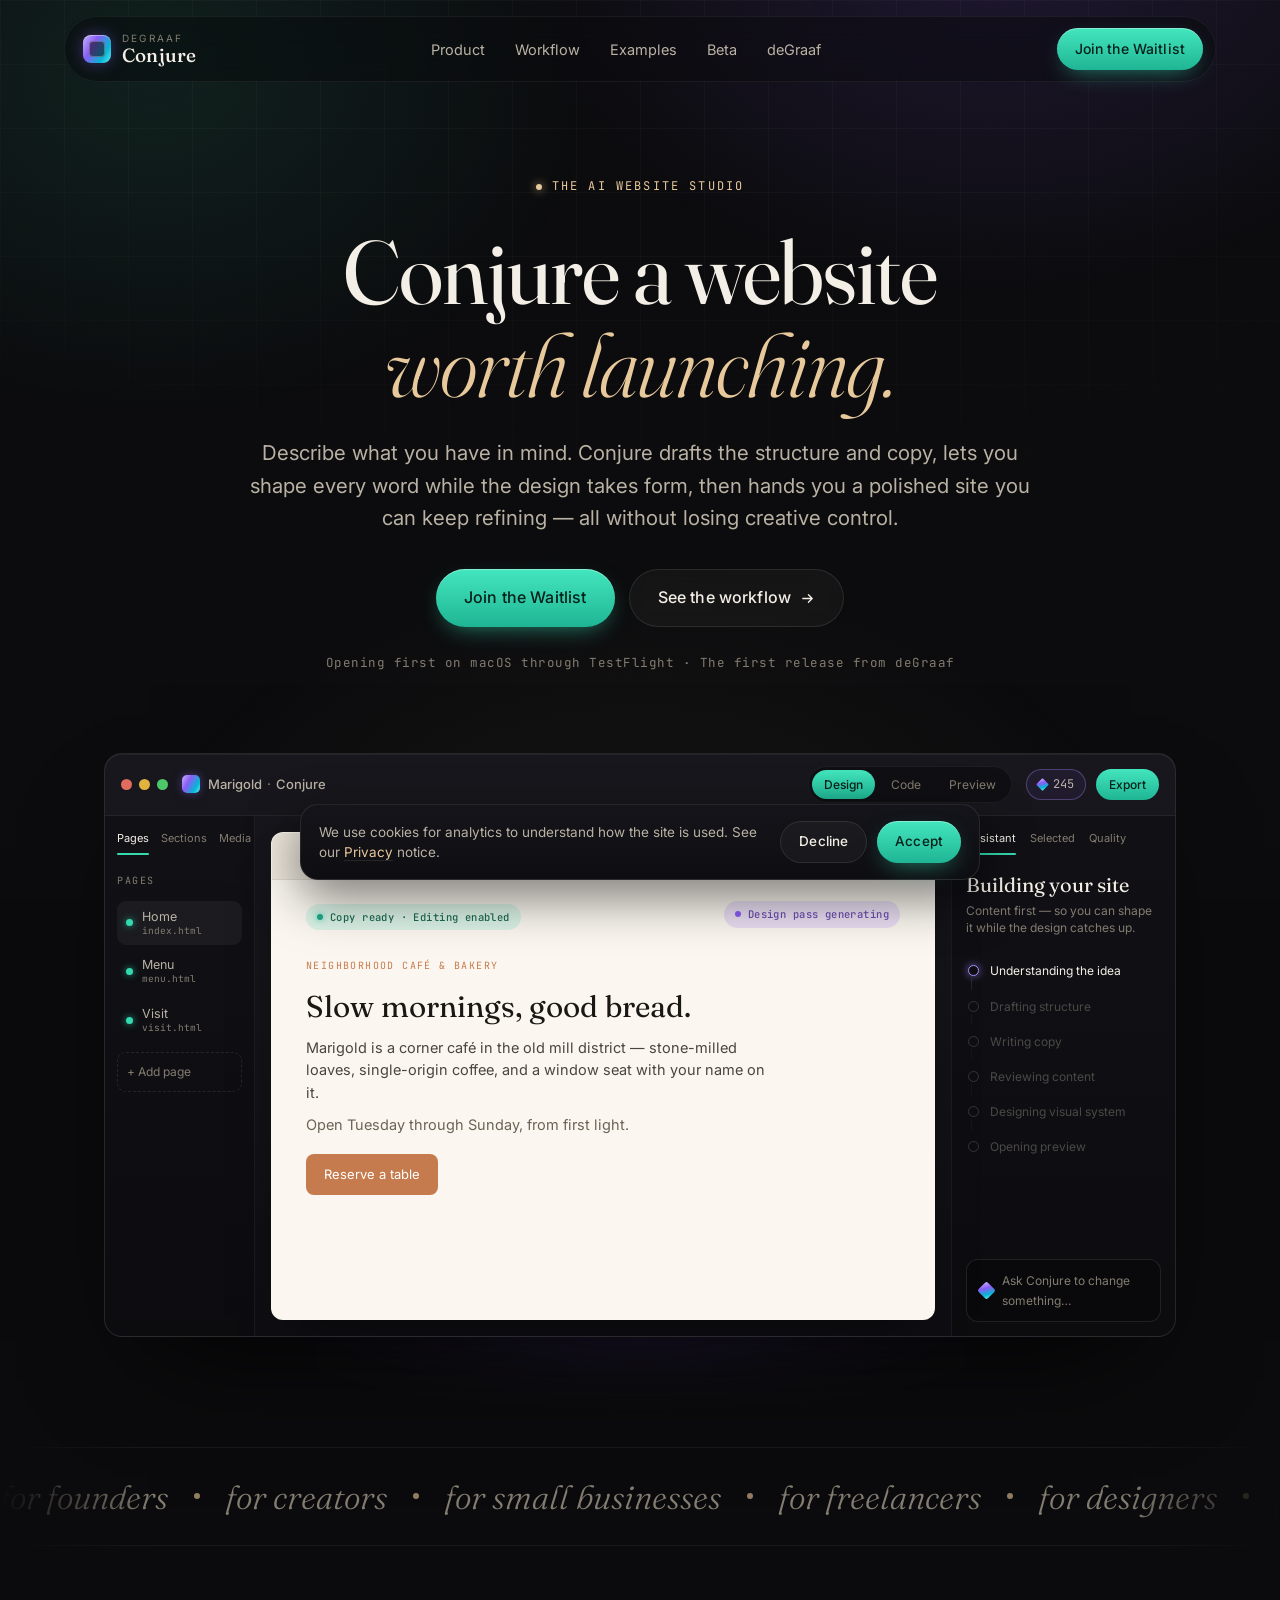
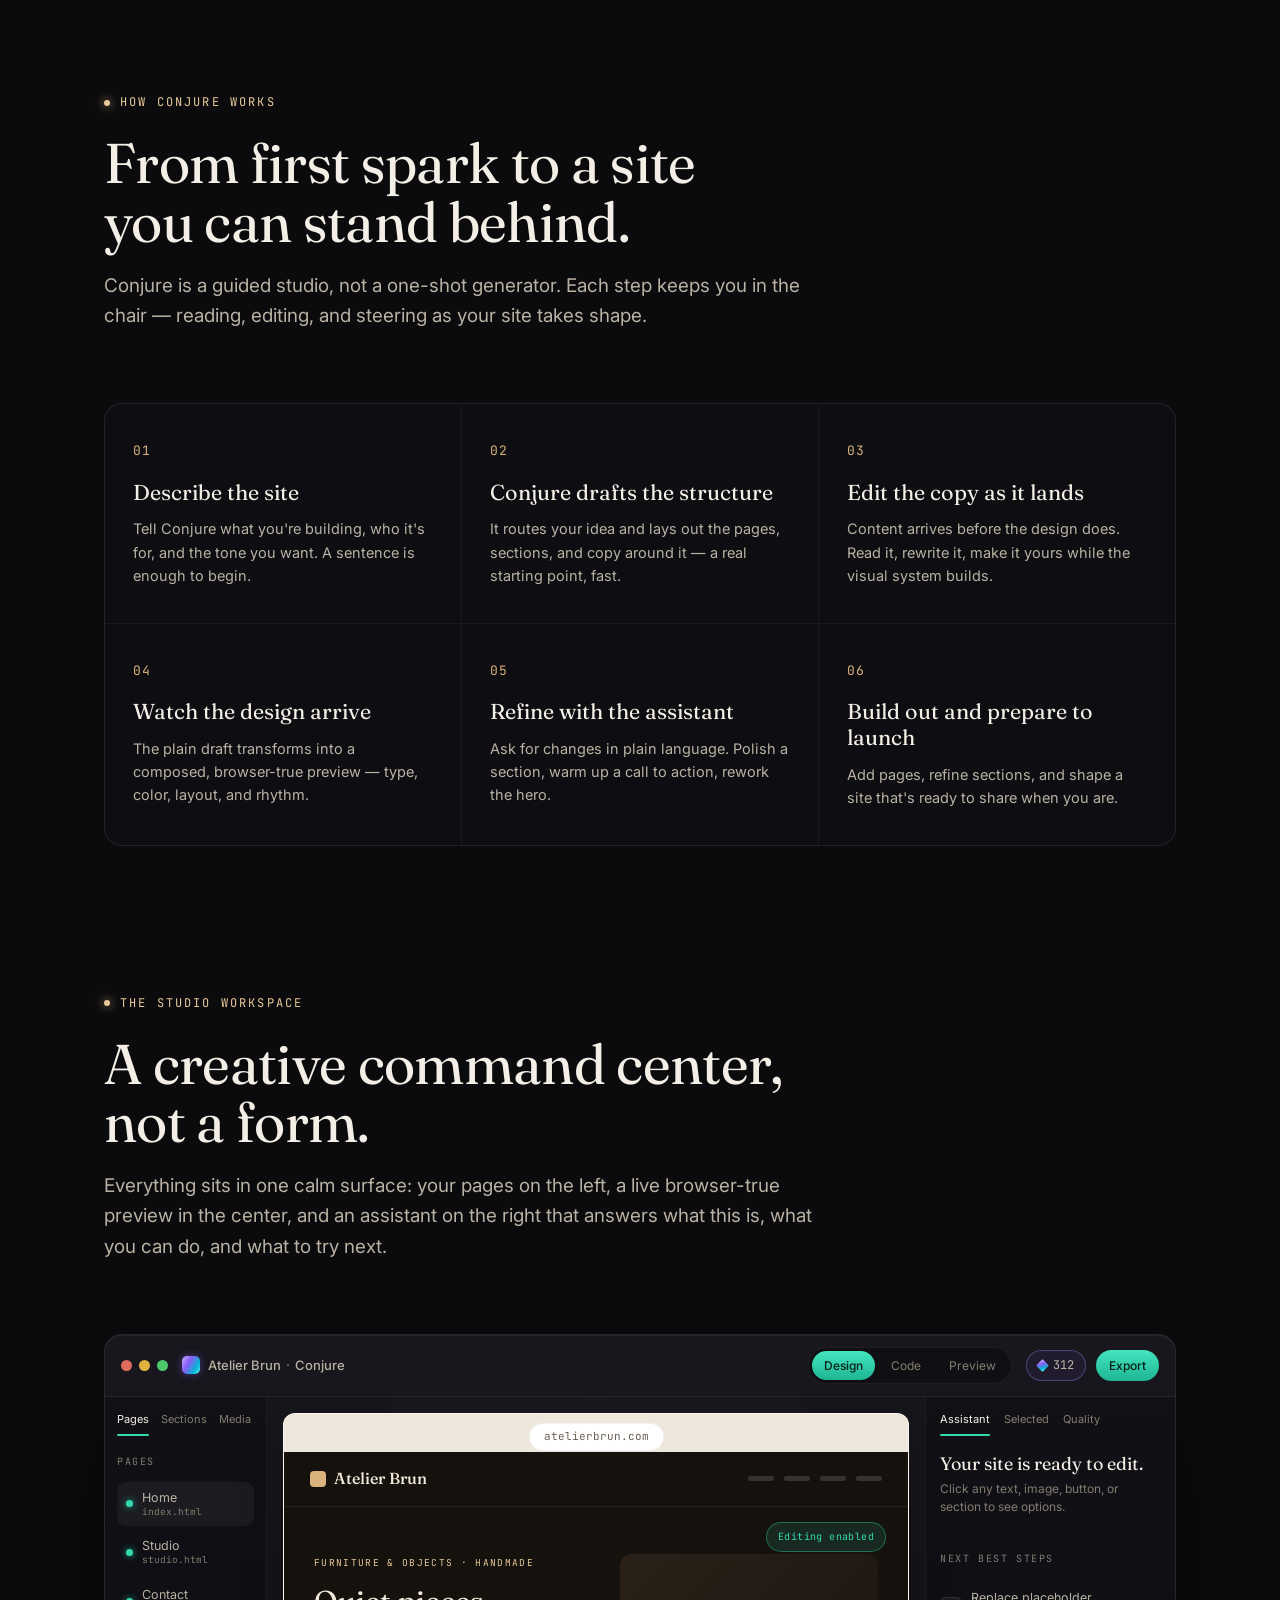
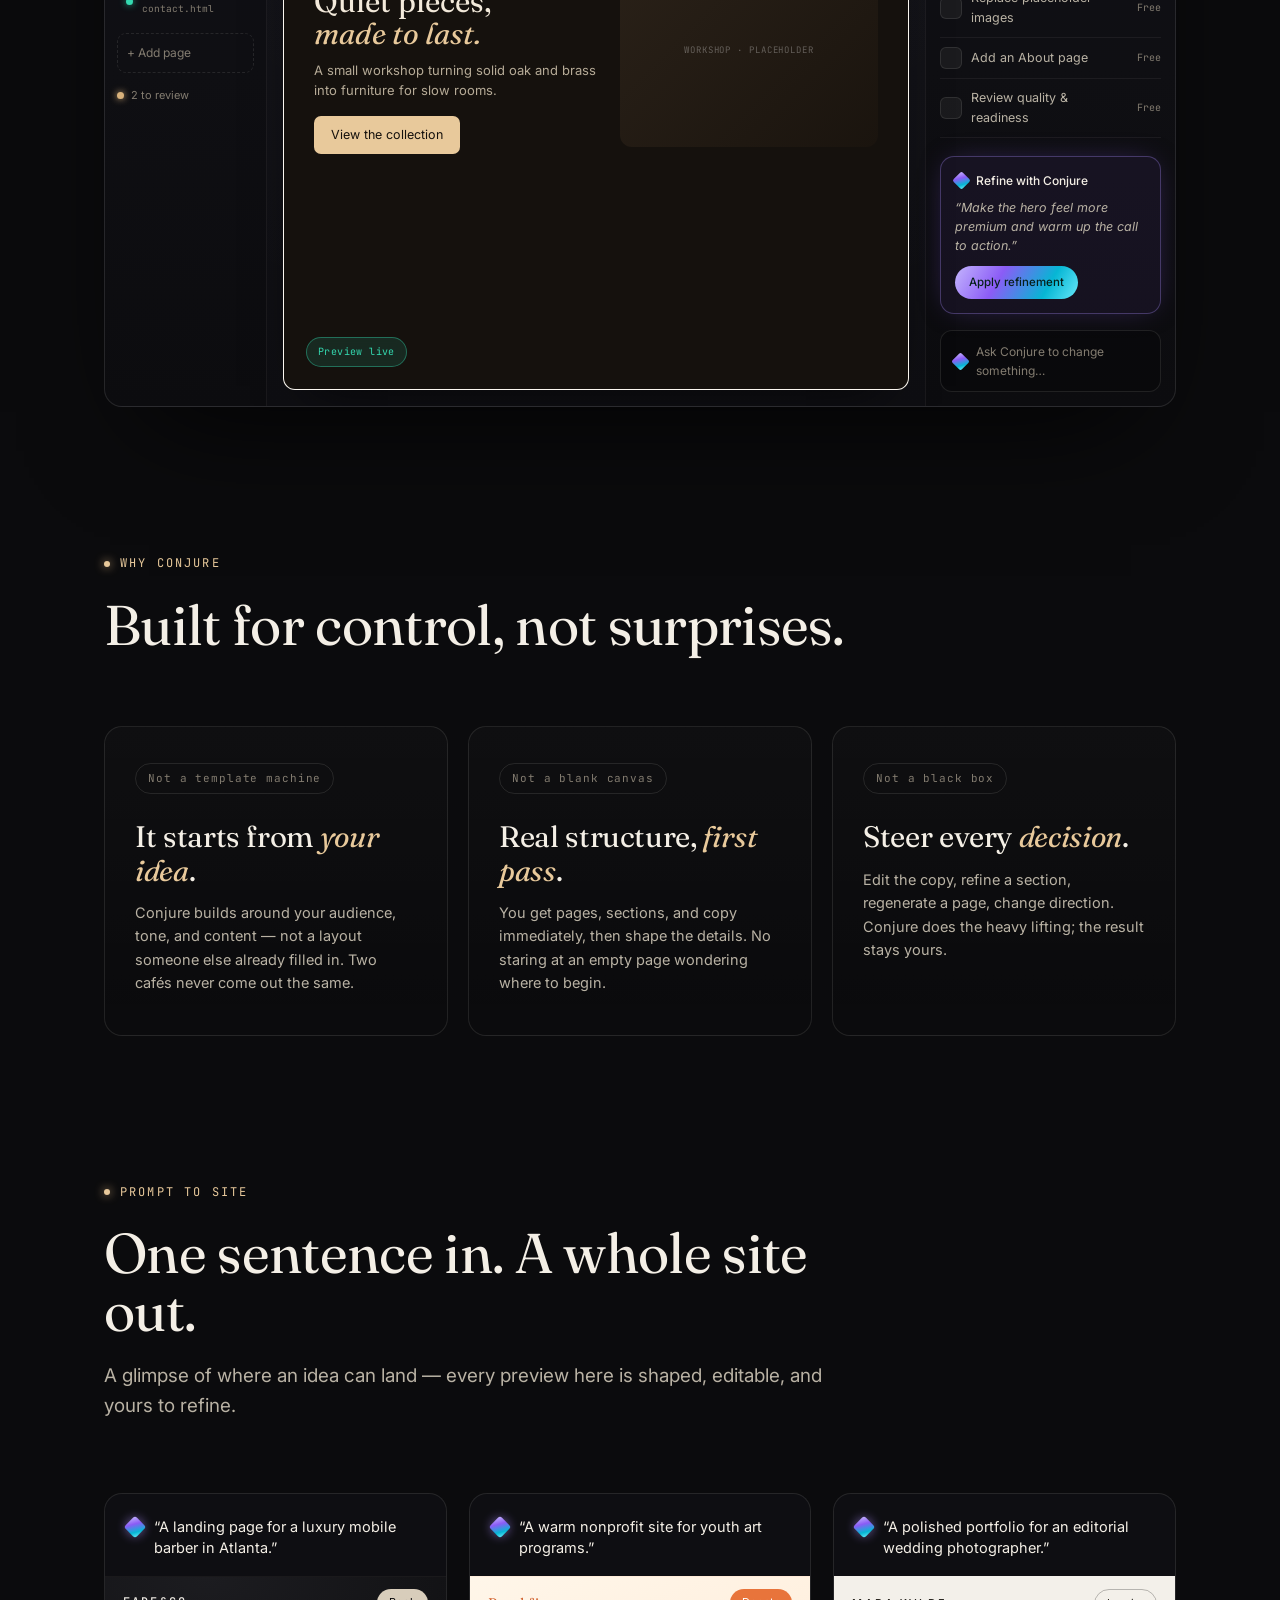
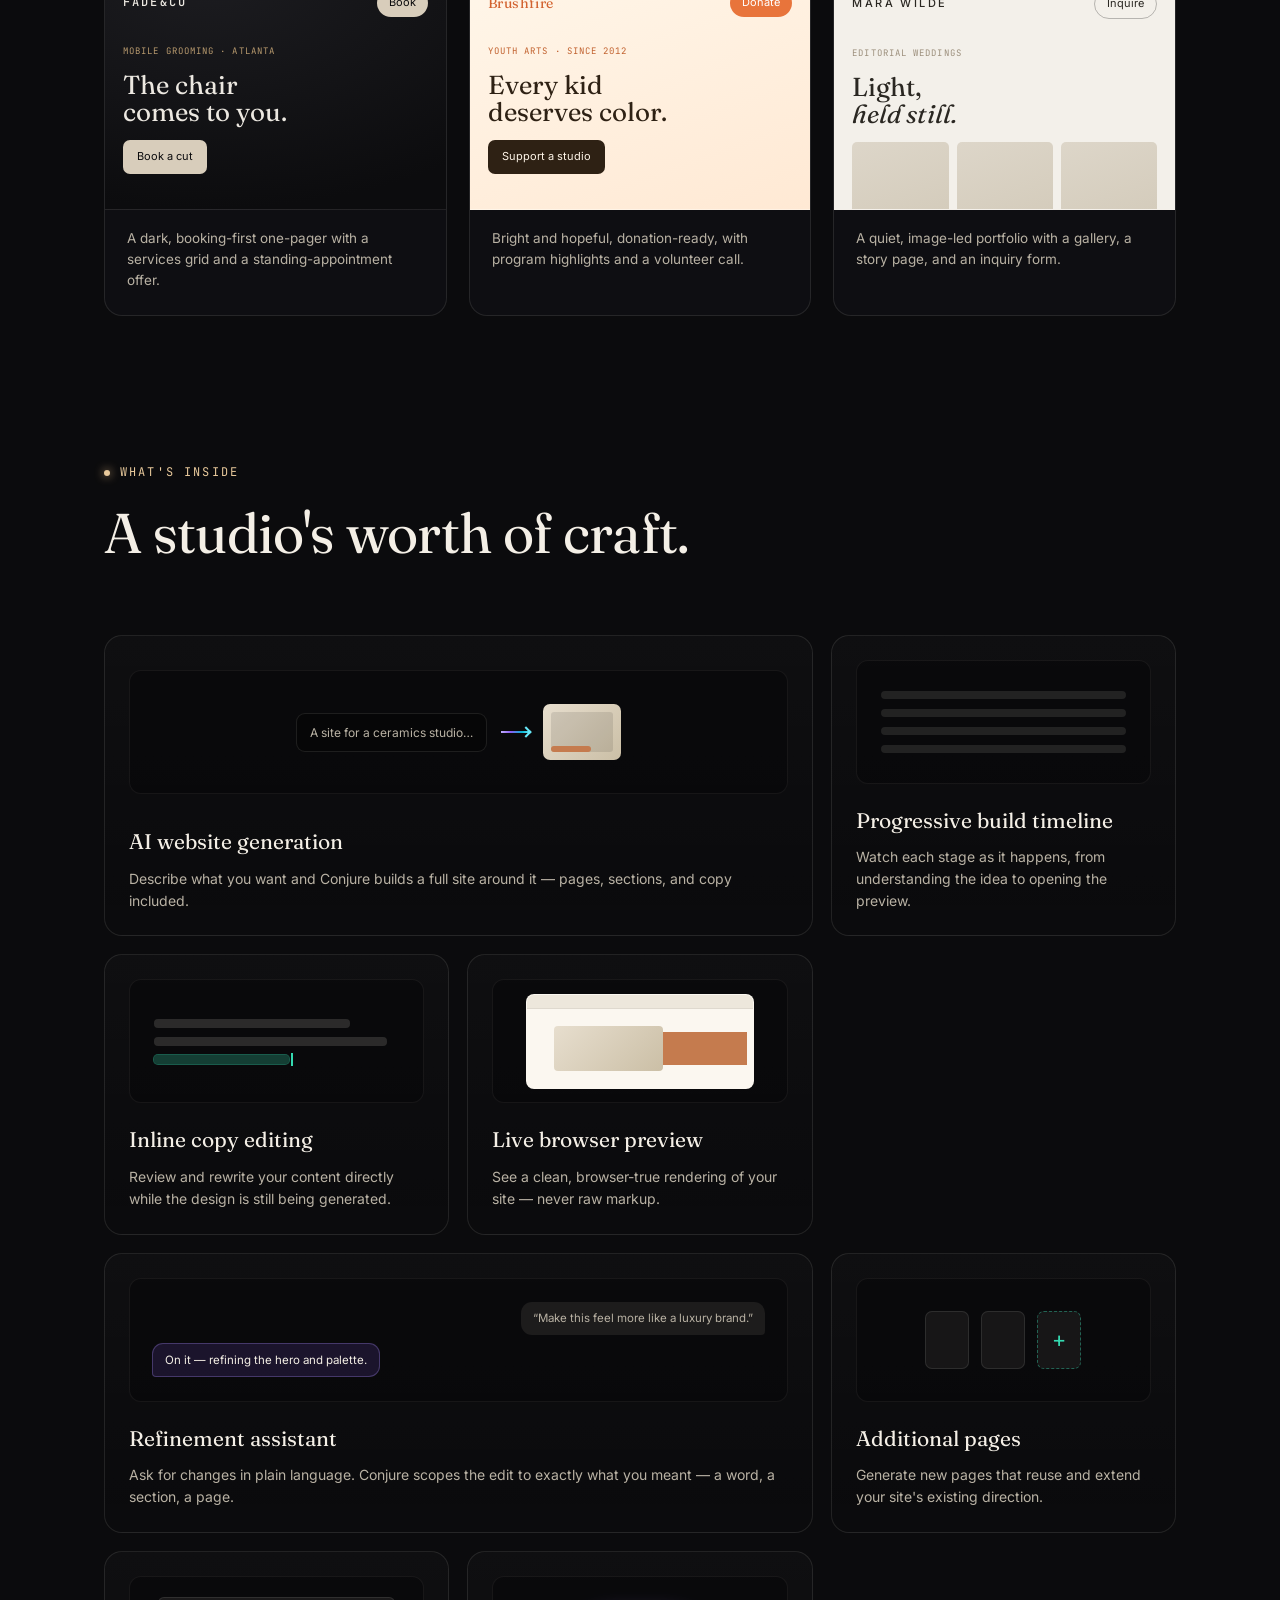
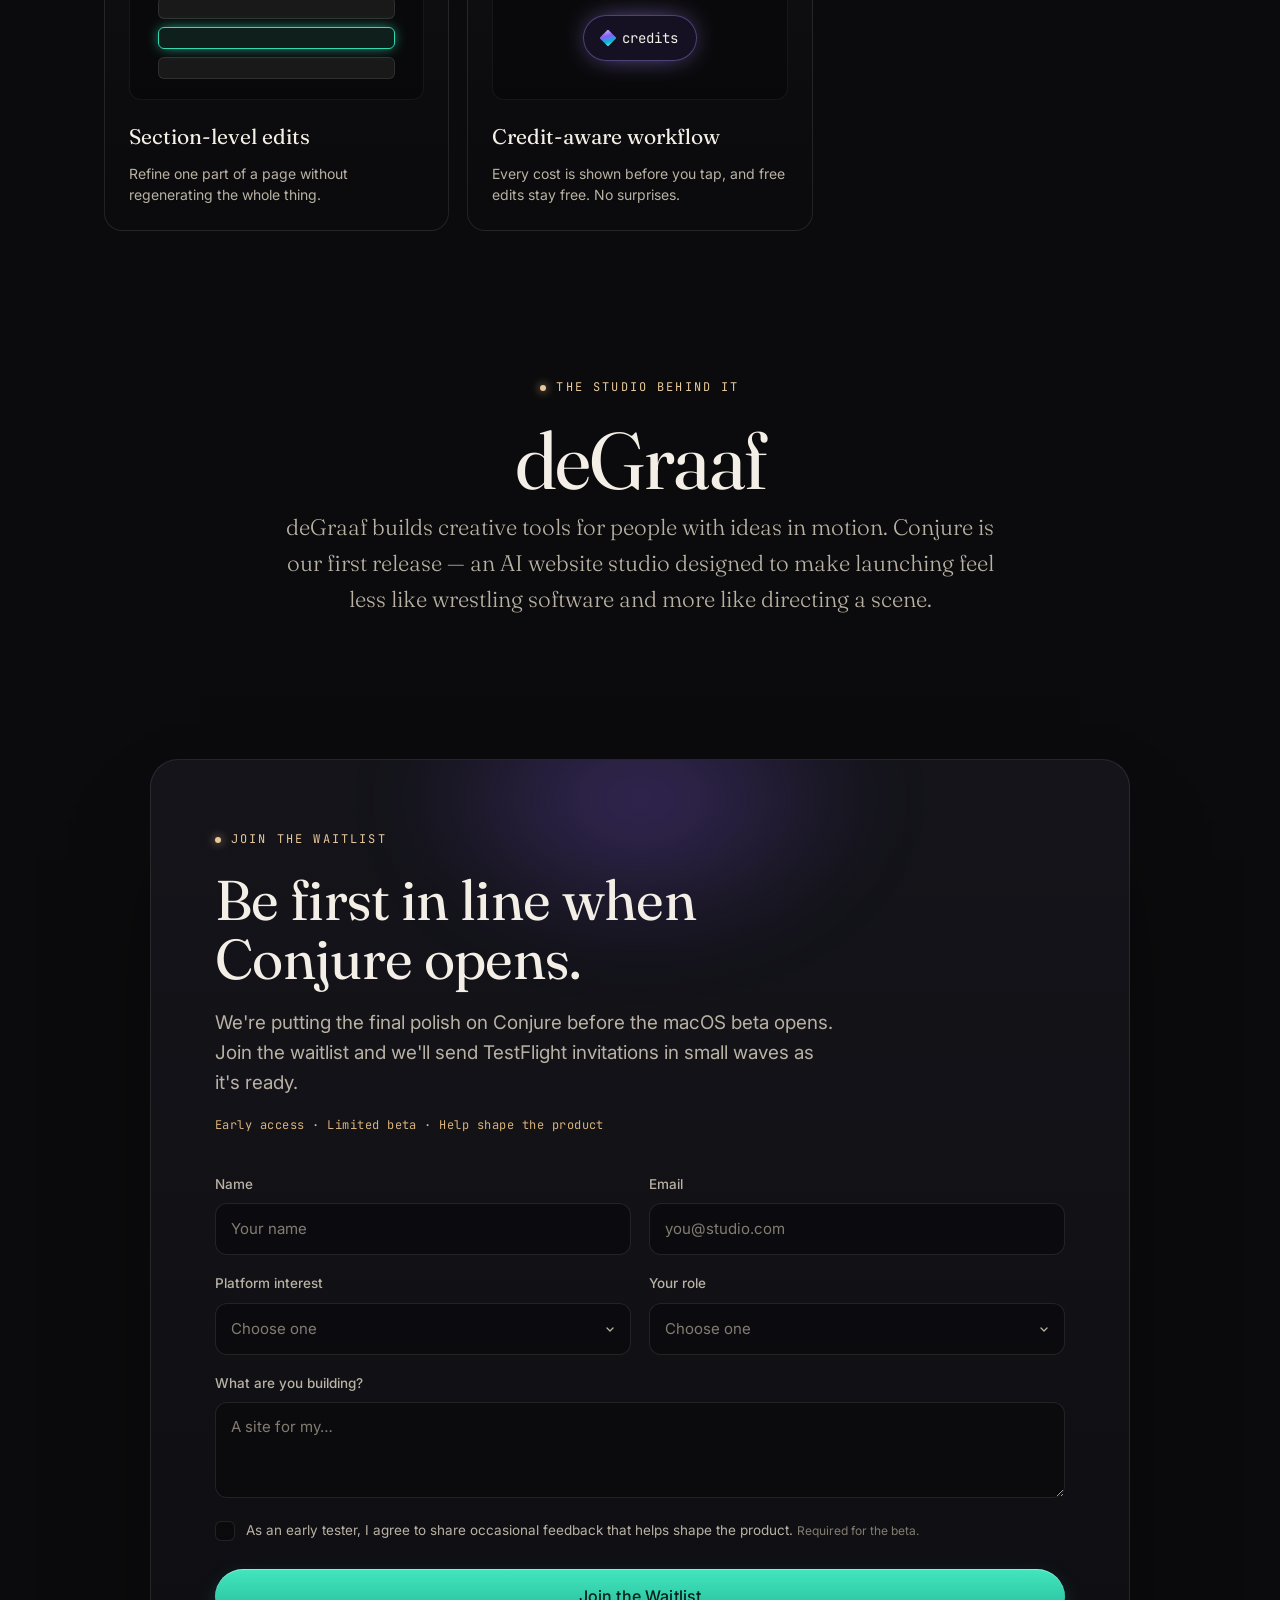
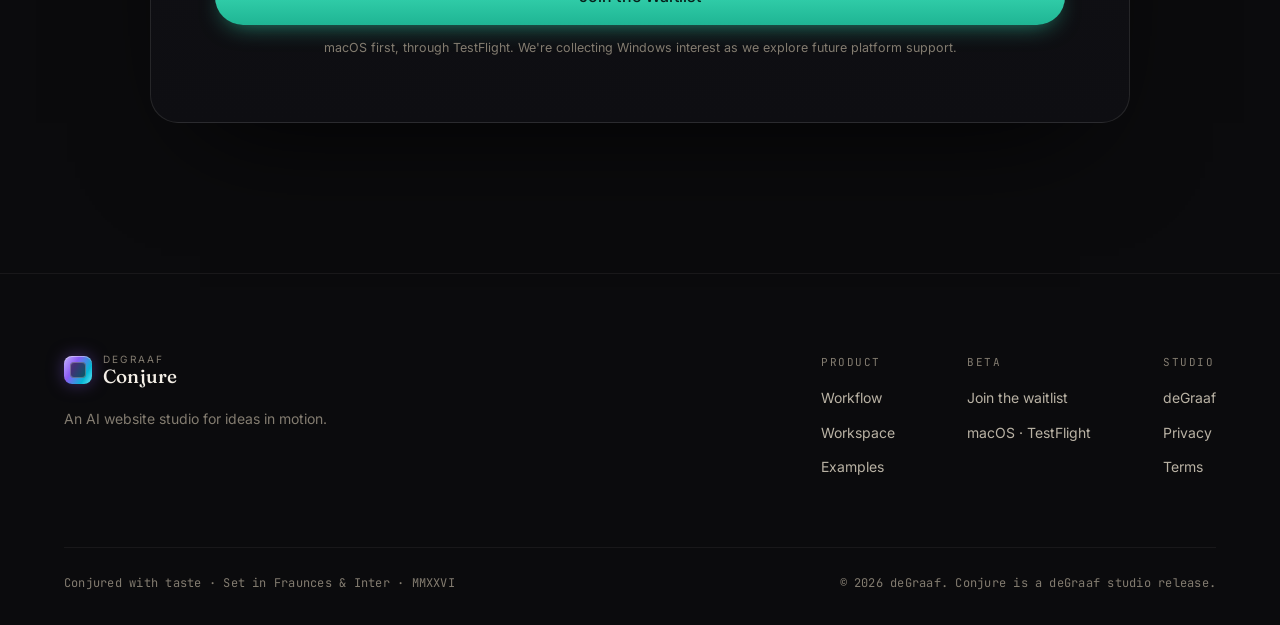
<file: index.html>
<!doctype html>
<html lang="en">
<head>
  <meta charset="UTF-8" />
  <meta name="viewport" content="width=device-width, initial-scale=1.0" />

  <!-- Google tag (gtag.js) -->
  <script async src="https://www.googletagmanager.com/gtag/js?id=G-92NT7NV7WX"></script>
  <script>
    window.dataLayer = window.dataLayer || [];
    function gtag(){dataLayer.push(arguments);}
    // Consent Mode: analytics off until the visitor opts in via the cookie banner.
    gtag('consent', 'default', { 'analytics_storage': 'denied' });
    try {
      if (localStorage.getItem('conjure-consent') === 'granted') {
        gtag('consent', 'update', { 'analytics_storage': 'granted' });
      }
    } catch (e) {}
    gtag('js', new Date());
    gtag('config', 'G-92NT7NV7WX');
  </script>

  <title>deGraaf Conjure — The AI website studio</title>
  <meta name="description" content="Conjure is an AI website studio for turning rough ideas into polished, editable websites without losing creative control. Describe your site, review the copy before the design lands, and refine with the assistant. Join the waitlist for the macOS beta." />
  <meta name="theme-color" content="#0B0B0D" />
  <meta name="robots" content="index, follow, max-image-preview:large, max-snippet:-1, max-video-preview:-1" />
  <link rel="canonical" href="https://conjure.degraaf.app/" />

  <!-- Icons -->
  <link rel="icon" href="/favicon.svg" type="image/svg+xml" />
  <link rel="apple-touch-icon" href="/apple-touch-icon.png" />
  <link rel="manifest" href="/site.webmanifest" />

  <!-- Open Graph -->
  <meta property="og:site_name" content="deGraaf Conjure" />
  <meta property="og:title" content="deGraaf Conjure — Conjure a website worth launching." />
  <meta property="og:description" content="An AI website studio for shaping rough ideas into polished, editable sites. Join the waitlist for the macOS beta." />
  <meta property="og:type" content="website" />
  <meta property="og:url" content="https://conjure.degraaf.app/" />
  <meta property="og:locale" content="en_US" />
  <meta property="og:image" content="https://conjure.degraaf.app/og-image.png" />
  <meta property="og:image:width" content="1200" />
  <meta property="og:image:height" content="630" />
  <meta property="og:image:type" content="image/png" />
  <meta property="og:image:alt" content="deGraaf Conjure — Conjure a website worth launching." />

  <!-- Twitter -->
  <meta name="twitter:card" content="summary_large_image" />
  <meta name="twitter:title" content="deGraaf Conjure — Conjure a website worth launching." />
  <meta name="twitter:description" content="An AI website studio for shaping rough ideas into polished, editable sites. Join the waitlist for the macOS beta." />
  <meta name="twitter:image" content="https://conjure.degraaf.app/og-image.png" />
  <meta name="twitter:image:alt" content="deGraaf Conjure — Conjure a website worth launching." />

  <!-- Structured data -->
  <script type="application/ld+json">
  {
    "@context": "https://schema.org",
    "@graph": [
      {
        "@type": "Organization",
        "@id": "https://conjure.degraaf.app/#organization",
        "name": "deGraaf",
        "url": "https://conjure.degraaf.app/",
        "logo": "https://conjure.degraaf.app/icon-512.png",
        "description": "deGraaf builds creative tools for people with ideas in motion."
      },
      {
        "@type": "WebSite",
        "@id": "https://conjure.degraaf.app/#website",
        "url": "https://conjure.degraaf.app/",
        "name": "deGraaf Conjure",
        "description": "An AI website studio for turning rough ideas into polished, editable websites.",
        "publisher": { "@id": "https://conjure.degraaf.app/#organization" },
        "inLanguage": "en-US"
      },
      {
        "@type": "SoftwareApplication",
        "name": "Conjure",
        "applicationCategory": "DesignApplication",
        "operatingSystem": "macOS",
        "url": "https://conjure.degraaf.app/",
        "description": "Conjure is an AI website studio for turning rough ideas into polished, editable websites without losing creative control.",
        "publisher": { "@id": "https://conjure.degraaf.app/#organization" },
        "offers": {
          "@type": "Offer",
          "price": "0",
          "priceCurrency": "USD",
          "availability": "https://schema.org/PreOrder"
        }
      }
    ]
  }
  </script>

  <link rel="preconnect" href="https://fonts.googleapis.com" />
  <link rel="preconnect" href="https://fonts.gstatic.com" crossorigin />
  <link href="https://fonts.googleapis.com/css2?family=Fraunces:ital,opsz,wght@0,9..144,300..600;1,9..144,300..600&family=Inter:wght@300;400;500;600&family=JetBrains+Mono:wght@400;500&display=swap" rel="stylesheet" />
  <link rel="stylesheet" href="styles.css" />
</head>
<body>
  <!-- Ambient layers (decorative) -->
  <div class="bg-aura" aria-hidden="true"></div>
  <div class="bg-grid" aria-hidden="true"></div>
  <div class="bg-grain" aria-hidden="true"></div>
  <div class="cursor-glow" aria-hidden="true"></div>

  <a class="skip-link" href="#main">Skip to content</a>

  <!-- ============================ NAV ============================ -->
  <header class="nav" id="nav">
    <div class="nav-inner">
      <a class="brand" href="#top" aria-label="deGraaf Conjure home">
        <span class="brand-mark" aria-hidden="true"></span>
        <span class="brand-words">
          <span class="brand-parent">deGraaf</span>
          <span class="brand-product">Conjure</span>
        </span>
      </a>

      <nav class="nav-links" aria-label="Primary">
        <a href="#product">Product</a>
        <a href="#workflow">Workflow</a>
        <a href="#examples">Examples</a>
        <a href="#beta">Beta</a>
        <a href="#degraaf">deGraaf</a>
      </nav>

      <div class="nav-actions">
        <a href="#beta" class="btn btn-primary nav-cta">Join the Waitlist</a>
        <button class="nav-toggle" aria-label="Open menu" aria-expanded="false" aria-controls="mobile-menu">
          <span></span><span></span>
        </button>
      </div>
    </div>

    <div class="mobile-menu" id="mobile-menu" hidden>
      <a href="#product">Product</a>
      <a href="#workflow">Workflow</a>
      <a href="#examples">Examples</a>
      <a href="#beta">Beta</a>
      <a href="#degraaf">deGraaf</a>
      <a href="#beta" class="btn btn-primary">Join the Waitlist</a>
    </div>
  </header>

  <main id="main">
    <span id="top"></span>

    <!-- ============================ HERO ============================ -->
    <section class="hero" aria-labelledby="hero-title">
      <div class="hero-copy reveal">
        <p class="eyebrow"><span class="eyebrow-dot" aria-hidden="true"></span>The AI website studio</p>
        <h1 id="hero-title" class="display">
          Conjure a website
          <span class="accent-italic">worth launching.</span>
        </h1>
        <p class="lede">
          Describe what you have in mind. Conjure drafts the structure and copy, lets you
          shape every word while the design takes form, then hands you a polished site you
          can keep refining — all without losing creative control.
        </p>
        <div class="hero-cta">
          <a href="#beta" class="btn btn-primary btn-lg">Join the Waitlist</a>
          <a href="#workflow" class="btn btn-ghost btn-lg">
            See the workflow
            <svg viewBox="0 0 16 16" width="15" height="15" aria-hidden="true"><path d="M3 8h9M9 4l4 4-4 4" fill="none" stroke="currentColor" stroke-width="1.4" stroke-linecap="round" stroke-linejoin="round"/></svg>
          </a>
        </div>
        <p class="hero-trust">
          Opening first on macOS through TestFlight · The first release from deGraaf
        </p>
      </div>

      <!-- Signature: the living Conjure window -->
      <div class="hero-stage reveal" data-reveal-delay="120">
        <div class="window" id="conjure-window" role="img" aria-label="The Conjure studio: a build timeline, editable copy, and a live design preview of a generated website.">
          <!-- Window top bar -->
          <div class="win-top">
            <div class="traffic" aria-hidden="true"><i></i><i></i><i></i></div>
            <div class="win-project">
              <span class="win-project-mark" aria-hidden="true"></span>
              <span class="win-project-name">Marigold <em>·</em> Conjure</span>
            </div>
            <div class="win-modes" aria-hidden="true">
              <span class="mode active">Design</span>
              <span class="mode">Code</span>
              <span class="mode">Preview</span>
            </div>
            <div class="win-top-right">
              <span class="credits" aria-hidden="true"><i class="spark"></i>245</span>
              <span class="win-export" aria-hidden="true">Export</span>
            </div>
          </div>

          <!-- Window body -->
          <div class="win-body">
            <!-- Left rail -->
            <aside class="win-left" aria-hidden="true">
              <div class="rail-tabs">
                <span class="rail-tab active">Pages</span>
                <span class="rail-tab">Sections</span>
                <span class="rail-tab">Media</span>
              </div>
              <p class="rail-label">Pages</p>
              <div class="rail-item active"><span class="dot"></span><span>Home<small>index.html</small></span></div>
              <div class="rail-item"><span class="dot"></span><span>Menu<small>menu.html</small></span></div>
              <div class="rail-item"><span class="dot"></span><span>Visit<small>visit.html</small></span></div>
              <div class="rail-add">+ Add page</div>
            </aside>

            <!-- Center: browser preview that morphs draft -> design -->
            <div class="win-center">
              <div class="browser">
                <div class="browser-bar" aria-hidden="true">
                  <span class="url"><svg viewBox="0 0 12 12" width="10" height="10"><path d="M3.2 5.2V4a2.8 2.8 0 0 1 5.6 0v1.2" fill="none" stroke="currentColor" stroke-width="1"/><rect x="2.4" y="5.2" width="7.2" height="5" rx="1.2" fill="currentColor" opacity=".55"/></svg> marigold.studio</span>
                </div>

                <!-- DRAFT (copy review) view -->
                <div class="stage-draft" data-stage="draft">
                  <span class="stage-tag tag-copy"><i></i>Copy ready · Editing enabled</span>
                  <div class="draft-doc">
                    <span class="draft-eyebrow">Neighborhood café &amp; bakery</span>
                    <p class="draft-h" contenteditable="false">Slow mornings, good bread.</p>
                    <p class="draft-p">Marigold is a corner café in the old mill district —
                      stone-milled loaves, single-origin coffee, and a window seat with your name on it.</p>
                    <p class="draft-p short">Open Tuesday through Sunday, from first light.</p>
                    <span class="draft-btn">Reserve a table</span>
                  </div>
                  <div class="design-sweep" aria-hidden="true">
                    <span class="stage-tag tag-design"><i></i>Design pass generating</span>
                  </div>
                </div>

                <!-- DESIGNED preview view -->
                <div class="stage-design" data-stage="design" aria-hidden="true">
                  <div class="mini-site">
                    <div class="ms-nav">
                      <span class="ms-logo"><i></i>Marigold</span>
                      <span class="ms-links"><span></span><span></span><span></span></span>
                    </div>
                    <div class="ms-hero">
                      <div class="ms-hero-text">
                        <span class="ms-eyebrow">Café &amp; bakery · since 2019</span>
                        <p class="ms-h">Slow mornings,<br><em>good bread.</em></p>
                        <p class="ms-sub">Stone-milled loaves and single-origin coffee in the old mill district.</p>
                        <span class="ms-btn">Reserve a table</span>
                      </div>
                      <div class="ms-hero-img"><span class="ms-img-label">hero · placeholder</span></div>
                    </div>
                    <div class="ms-strip">
                      <div class="ms-card"><span class="ms-card-img"></span><b>Daily loaves</b></div>
                      <div class="ms-card"><span class="ms-card-img"></span><b>Pour-over bar</b></div>
                      <div class="ms-card"><span class="ms-card-img"></span><b>Window seats</b></div>
                    </div>
                  </div>
                  <span class="stage-tag tag-live"><i></i>Preview live</span>
                </div>
              </div>
            </div>

            <!-- Right rail: assistant + timeline -->
            <aside class="win-right">
              <div class="right-tabs" aria-hidden="true">
                <span class="r-tab active">Assistant</span>
                <span class="r-tab">Selected</span>
                <span class="r-tab">Quality</span>
              </div>

              <h3 class="assist-title">Building your site</h3>
              <p class="assist-sub">Content first — so you can shape it while the design catches up.</p>

              <ol class="timeline" id="hero-timeline" aria-label="Build progress">
                <li data-step="1"><span class="tl-dot"></span><span class="tl-label">Understanding the idea</span></li>
                <li data-step="2"><span class="tl-dot"></span><span class="tl-label">Drafting structure</span></li>
                <li data-step="3"><span class="tl-dot"></span><span class="tl-label">Writing copy</span></li>
                <li data-step="4"><span class="tl-dot"></span><span class="tl-label">Reviewing content</span></li>
                <li data-step="5"><span class="tl-dot"></span><span class="tl-label">Designing visual system</span></li>
                <li data-step="6"><span class="tl-dot"></span><span class="tl-label">Opening preview</span></li>
              </ol>

              <div class="assist-msg" id="assist-msg" aria-hidden="true">
                <span class="assist-from">Refine with Conjure</span>
                <p class="assist-bubble"><span class="typed" id="typed-line"></span><span class="caret"></span></p>
              </div>

              <div class="composer" aria-hidden="true">
                <span class="composer-spark"></span>
                <span class="composer-ph">Ask Conjure to change something…</span>
              </div>
            </aside>
          </div>
        </div>
        <div class="stage-floor" aria-hidden="true"></div>
      </div>
    </section>

    <!-- Audience marquee -->
    <section class="marquee-wrap reveal" aria-hidden="true">
      <div class="marquee">
        <div class="marquee-track">
          <span>for founders</span><span class="m-dot"></span>
          <span>for creators</span><span class="m-dot"></span>
          <span>for small businesses</span><span class="m-dot"></span>
          <span>for freelancers</span><span class="m-dot"></span>
          <span>for designers</span><span class="m-dot"></span>
          <span>for educators</span><span class="m-dot"></span>
          <span>for studios</span><span class="m-dot"></span>
          <span>for people with ideas in motion</span><span class="m-dot"></span>
          <span>for founders</span><span class="m-dot"></span>
          <span>for creators</span><span class="m-dot"></span>
          <span>for small businesses</span><span class="m-dot"></span>
          <span>for freelancers</span><span class="m-dot"></span>
          <span>for designers</span><span class="m-dot"></span>
          <span>for educators</span><span class="m-dot"></span>
          <span>for studios</span><span class="m-dot"></span>
          <span>for people with ideas in motion</span><span class="m-dot"></span>
        </div>
      </div>
    </section>

    <!-- ============================ WORKFLOW ============================ -->
    <section class="section" id="workflow" aria-labelledby="workflow-title">
      <div class="section-head reveal">
        <p class="eyebrow"><span class="eyebrow-dot" aria-hidden="true"></span>How Conjure works</p>
        <h2 id="workflow-title" class="display section-title">
          From first spark to a site<br>you can stand behind.
        </h2>
        <p class="section-lede">
          Conjure is a guided studio, not a one-shot generator. Each step keeps you in the
          chair — reading, editing, and steering as your site takes shape.
        </p>
      </div>

      <ol class="flow">
        <li class="flow-step reveal">
          <span class="flow-num">01</span>
          <h3>Describe the site</h3>
          <p>Tell Conjure what you're building, who it's for, and the tone you want. A sentence is enough to begin.</p>
        </li>
        <li class="flow-step reveal" data-reveal-delay="60">
          <span class="flow-num">02</span>
          <h3>Conjure drafts the structure</h3>
          <p>It routes your idea and lays out the pages, sections, and copy around it — a real starting point, fast.</p>
        </li>
        <li class="flow-step reveal" data-reveal-delay="120">
          <span class="flow-num">03</span>
          <h3>Edit the copy as it lands</h3>
          <p>Content arrives before the design does. Read it, rewrite it, make it yours while the visual system builds.</p>
        </li>
        <li class="flow-step reveal" data-reveal-delay="180">
          <span class="flow-num">04</span>
          <h3>Watch the design arrive</h3>
          <p>The plain draft transforms into a composed, browser-true preview — type, color, layout, and rhythm.</p>
        </li>
        <li class="flow-step reveal" data-reveal-delay="240">
          <span class="flow-num">05</span>
          <h3>Refine with the assistant</h3>
          <p>Ask for changes in plain language. Polish a section, warm up a call to action, rework the hero.</p>
        </li>
        <li class="flow-step reveal" data-reveal-delay="300">
          <span class="flow-num">06</span>
          <h3>Build out and prepare to launch</h3>
          <p>Add pages, refine sections, and shape a site that's ready to share when you are.</p>
        </li>
      </ol>
    </section>

    <!-- ============================ PRODUCT SHOWCASE ============================ -->
    <section class="section showcase" id="product" aria-labelledby="product-title">
      <div class="section-head reveal">
        <p class="eyebrow"><span class="eyebrow-dot" aria-hidden="true"></span>The studio workspace</p>
        <h2 id="product-title" class="display section-title">A creative command center, not a form.</h2>
        <p class="section-lede">
          Everything sits in one calm surface: your pages on the left, a live browser-true
          preview in the center, and an assistant on the right that answers what this is,
          what you can do, and what to try next.
        </p>
      </div>

      <div class="showcase-window reveal" data-reveal-delay="120">
        <div class="window window-lg" aria-label="The Conjure workspace with an editable preview and a refinement assistant.">
          <div class="win-top">
            <div class="traffic" aria-hidden="true"><i></i><i></i><i></i></div>
            <div class="win-project">
              <span class="win-project-mark" aria-hidden="true"></span>
              <span class="win-project-name">Atelier Brun <em>·</em> Conjure</span>
            </div>
            <div class="win-modes" aria-hidden="true">
              <span class="mode active">Design</span>
              <span class="mode">Code</span>
              <span class="mode">Preview</span>
            </div>
            <div class="win-top-right">
              <span class="credits" aria-hidden="true"><i class="spark"></i>312</span>
              <span class="win-export" aria-hidden="true">Export</span>
            </div>
          </div>

          <div class="win-body">
            <aside class="win-left" aria-hidden="true">
              <div class="rail-tabs">
                <span class="rail-tab active">Pages</span>
                <span class="rail-tab">Sections</span>
                <span class="rail-tab">Media</span>
              </div>
              <p class="rail-label">Pages</p>
              <div class="rail-item active"><span class="dot"></span><span>Home<small>index.html</small></span></div>
              <div class="rail-item"><span class="dot"></span><span>Studio<small>studio.html</small></span></div>
              <div class="rail-item"><span class="dot"></span><span>Contact<small>contact.html</small></span></div>
              <div class="rail-add">+ Add page</div>
              <div class="rail-footer"><span class="dot warn"></span>2 to review</div>
            </aside>

            <div class="win-center">
              <div class="browser">
                <div class="browser-bar" aria-hidden="true"><span class="url">atelierbrun.com</span></div>
                <div class="showcase-preview">
                  <div class="mini-site mini-site--brun">
                    <div class="ms-nav">
                      <span class="ms-logo"><i></i>Atelier Brun</span>
                      <span class="ms-links"><span></span><span></span><span></span><span></span></span>
                    </div>
                    <div class="ms-hero ms-hero--brun">
                      <div class="ms-hero-text">
                        <span class="ms-eyebrow">Furniture &amp; objects · handmade</span>
                        <p class="ms-h">Quiet pieces,<br><em>made to last.</em></p>
                        <p class="ms-sub">A small workshop turning solid oak and brass into furniture for slow rooms.</p>
                        <span class="ms-btn">View the collection</span>
                      </div>
                      <div class="ms-hero-img"><span class="ms-img-label">workshop · placeholder</span></div>
                    </div>
                  </div>
                  <span class="label-chip chip-a">Editing enabled</span>
                  <span class="label-chip chip-b">Preview live</span>
                </div>
              </div>
            </div>

            <aside class="win-right win-right--showcase">
              <div class="right-tabs" aria-hidden="true">
                <span class="r-tab active">Assistant</span>
                <span class="r-tab">Selected</span>
                <span class="r-tab">Quality</span>
              </div>
              <h3 class="assist-title small">Your site is ready to edit.</h3>
              <p class="assist-sub">Click any text, image, button, or section to see options.</p>

              <p class="rail-label tiny">Next best steps</p>
              <div class="step-row"><span class="step-ic" aria-hidden="true"></span><span>Replace placeholder images</span><span class="step-free">Free</span></div>
              <div class="step-row"><span class="step-ic" aria-hidden="true"></span><span>Add an About page</span><span class="step-free">Free</span></div>
              <div class="step-row"><span class="step-ic" aria-hidden="true"></span><span>Review quality &amp; readiness</span><span class="step-free">Free</span></div>

              <div class="aura-card" aria-hidden="true">
                <div class="aura-card-head">
                  <span class="aura-spark"></span>
                  <span class="aura-card-title">Refine with Conjure</span>
                </div>
                <p class="aura-card-body">“Make the hero feel more premium and warm up the call to action.”</p>
                <span class="aura-card-cta">Apply refinement</span>
              </div>

              <div class="composer showcase-composer" aria-hidden="true">
                <span class="composer-spark"></span>
                <span class="composer-ph">Ask Conjure to change something…</span>
              </div>
            </aside>
          </div>
        </div>
      </div>
    </section>

    <!-- ============================ DIFFERENTIATION ============================ -->
    <section class="section pillars-section" aria-labelledby="diff-title">
      <div class="section-head reveal">
        <p class="eyebrow"><span class="eyebrow-dot" aria-hidden="true"></span>Why Conjure</p>
        <h2 id="diff-title" class="display section-title">Built for control, not surprises.</h2>
      </div>

      <div class="pillars">
        <article class="pillar reveal glow-card">
          <span class="pillar-index" aria-hidden="true">Not a template machine</span>
          <h3 class="display">It starts from <span class="accent">your idea</span>.</h3>
          <p>Conjure builds around your audience, tone, and content — not a layout someone else already filled in. Two cafés never come out the same.</p>
        </article>
        <article class="pillar reveal glow-card" data-reveal-delay="90">
          <span class="pillar-index" aria-hidden="true">Not a blank canvas</span>
          <h3 class="display">Real structure, <span class="accent">first pass</span>.</h3>
          <p>You get pages, sections, and copy immediately, then shape the details. No staring at an empty page wondering where to begin.</p>
        </article>
        <article class="pillar reveal glow-card" data-reveal-delay="180">
          <span class="pillar-index" aria-hidden="true">Not a black box</span>
          <h3 class="display">Steer every <span class="accent">decision</span>.</h3>
          <p>Edit the copy, refine a section, regenerate a page, change direction. Conjure does the heavy lifting; the result stays yours.</p>
        </article>
      </div>
    </section>

    <!-- ============================ EXAMPLES ============================ -->
    <section class="section" id="examples" aria-labelledby="ex-title">
      <div class="section-head reveal">
        <p class="eyebrow"><span class="eyebrow-dot" aria-hidden="true"></span>Prompt to site</p>
        <h2 id="ex-title" class="display section-title">One sentence in. A whole site out.</h2>
        <p class="section-lede">A glimpse of where an idea can land — every preview here is shaped, editable, and yours to refine.</p>
      </div>

      <div class="examples">
        <!-- Example 1: barber -->
        <article class="example reveal glow-card">
          <div class="example-prompt">
            <span class="prompt-spark" aria-hidden="true"></span>
            <p>“A landing page for a luxury mobile barber in Atlanta.”</p>
          </div>
          <div class="example-preview ex-barber" role="img" aria-label="A dark, refined one-page site for a luxury mobile barber.">
            <div class="exp-nav"><span class="exp-logo">FADE&amp;CO</span><span class="exp-link">Book</span></div>
            <div class="exp-body">
              <span class="exp-eyebrow">Mobile grooming · Atlanta</span>
              <p class="exp-h">The chair<br>comes to you.</p>
              <span class="exp-btn">Book a cut</span>
            </div>
          </div>
          <p class="example-result">A dark, booking-first one-pager with a services grid and a standing-appointment offer.</p>
        </article>

        <!-- Example 2: nonprofit -->
        <article class="example reveal glow-card" data-reveal-delay="90">
          <div class="example-prompt">
            <span class="prompt-spark" aria-hidden="true"></span>
            <p>“A warm nonprofit site for youth art programs.”</p>
          </div>
          <div class="example-preview ex-nonprofit" role="img" aria-label="A bright, hopeful nonprofit site for youth art programs.">
            <div class="exp-nav np"><span class="exp-logo">Brushfire</span><span class="exp-link np">Donate</span></div>
            <div class="exp-body np">
              <span class="exp-eyebrow np">Youth arts · since 2012</span>
              <p class="exp-h np">Every kid<br>deserves color.</p>
              <span class="exp-btn np">Support a studio</span>
            </div>
          </div>
          <p class="example-result">Bright and hopeful, donation-ready, with program highlights and a volunteer call.</p>
        </article>

        <!-- Example 3: photographer -->
        <article class="example reveal glow-card" data-reveal-delay="180">
          <div class="example-prompt">
            <span class="prompt-spark" aria-hidden="true"></span>
            <p>“A polished portfolio for an editorial wedding photographer.”</p>
          </div>
          <div class="example-preview ex-photo" role="img" aria-label="A quiet, image-led portfolio for an editorial wedding photographer.">
            <div class="exp-nav ph"><span class="exp-logo ph">MARA WILDE</span><span class="exp-link ph">Inquire</span></div>
            <div class="exp-body ph">
              <span class="exp-eyebrow ph">Editorial weddings</span>
              <p class="exp-h ph">Light,<br><em>held still.</em></p>
              <div class="exp-gallery"><span></span><span></span><span></span></div>
            </div>
          </div>
          <p class="example-result">A quiet, image-led portfolio with a gallery, a story page, and an inquiry form.</p>
        </article>
      </div>
    </section>

    <!-- ============================ FEATURE BENTO ============================ -->
    <section class="section" aria-labelledby="feat-title">
      <div class="section-head reveal">
        <p class="eyebrow"><span class="eyebrow-dot" aria-hidden="true"></span>What's inside</p>
        <h2 id="feat-title" class="display section-title">A studio's worth of craft.</h2>
      </div>

      <div class="bento">
        <article class="bento-card span-2 reveal glow-card">
          <div class="bento-visual bento-visual--gen" aria-hidden="true">
            <span class="bv-prompt">A site for a ceramics studio…</span>
            <span class="bv-arrow"></span>
            <span class="bv-result"></span>
          </div>
          <h3>AI website generation</h3>
          <p>Describe what you want and Conjure builds a full site around it — pages, sections, and copy included.</p>
        </article>

        <article class="bento-card reveal glow-card" data-reveal-delay="60">
          <div class="bento-visual bento-visual--timeline" aria-hidden="true">
            <i></i><i></i><i></i><i></i>
          </div>
          <h3>Progressive build timeline</h3>
          <p>Watch each stage as it happens, from understanding the idea to opening the preview.</p>
        </article>

        <article class="bento-card reveal glow-card" data-reveal-delay="120">
          <div class="bento-visual bento-visual--copy" aria-hidden="true">
            <span class="bv-line"></span><span class="bv-line w2"></span><span class="bv-line w3 editing"></span>
          </div>
          <h3>Inline copy editing</h3>
          <p>Review and rewrite your content directly while the design is still being generated.</p>
        </article>

        <article class="bento-card reveal glow-card" data-reveal-delay="60">
          <div class="bento-visual bento-visual--preview" aria-hidden="true">
            <span class="bv-browser"></span>
          </div>
          <h3>Live browser preview</h3>
          <p>See a clean, browser-true rendering of your site — never raw markup.</p>
        </article>

        <article class="bento-card span-2 reveal glow-card" data-reveal-delay="120">
          <div class="bento-visual bento-visual--assistant" aria-hidden="true">
            <span class="bv-bubble">“Make this feel more like a luxury brand.”</span>
            <span class="bv-bubble bv-bubble--ai">On it — refining the hero and palette.</span>
          </div>
          <h3>Refinement assistant</h3>
          <p>Ask for changes in plain language. Conjure scopes the edit to exactly what you meant — a word, a section, a page.</p>
        </article>

        <article class="bento-card reveal glow-card">
          <div class="bento-visual bento-visual--pages" aria-hidden="true">
            <i></i><i></i><i class="add">+</i>
          </div>
          <h3>Additional pages</h3>
          <p>Generate new pages that reuse and extend your site's existing direction.</p>
        </article>

        <article class="bento-card reveal glow-card" data-reveal-delay="60">
          <div class="bento-visual bento-visual--section" aria-hidden="true">
            <span class="bv-sec"></span><span class="bv-sec focus"></span><span class="bv-sec"></span>
          </div>
          <h3>Section-level edits</h3>
          <p>Refine one part of a page without regenerating the whole thing.</p>
        </article>

        <article class="bento-card reveal glow-card" data-reveal-delay="120">
          <div class="bento-visual bento-visual--credits" aria-hidden="true">
            <span class="bv-credit"><i class="spark"></i>credits</span>
          </div>
          <h3>Credit-aware workflow</h3>
          <p>Every cost is shown before you tap, and free edits stay free. No surprises.</p>
        </article>
      </div>
    </section>

    <!-- ============================ deGRAAF ============================ -->
    <section class="section degraaf" id="degraaf" aria-labelledby="dg-title">
      <div class="degraaf-inner reveal">
        <span class="degraaf-mark" aria-hidden="true"></span>
        <p class="eyebrow centered"><span class="eyebrow-dot" aria-hidden="true"></span>The studio behind it</p>
        <h2 id="dg-title" class="display degraaf-title">deGraaf</h2>
        <p class="degraaf-body">
          deGraaf builds creative tools for people with ideas in motion. Conjure is our
          first release — an AI website studio designed to make launching feel less like
          wrestling software and more like directing a scene.
        </p>
      </div>
    </section>

    <!-- ============================ BETA CTA ============================ -->
    <section class="section beta" id="beta" aria-labelledby="beta-title">
      <div class="beta-panel reveal">
        <div class="beta-glow" aria-hidden="true"></div>
        <div class="beta-head">
          <p class="eyebrow"><span class="eyebrow-dot" aria-hidden="true"></span>Join the waitlist</p>
          <h2 id="beta-title" class="display section-title">Be first in line when Conjure opens.</h2>
          <p class="section-lede">
            We're putting the final polish on Conjure before the macOS beta opens. Join the
            waitlist and we'll send TestFlight invitations in small waves as it's ready.
          </p>
          <p class="beta-trust">Early access · Limited beta · Help shape the product</p>
        </div>

        <!-- TODO(beta): wire submission to Firebase (store request) + Loops (beta comms).
             For now the form validates client-side, logs a structured payload, and shows
             the success state. No backend handler is attached. -->
        <form class="beta-form" id="beta-form" novalidate>
          <div class="field">
            <label for="bf-name">Name</label>
            <input id="bf-name" name="name" type="text" autocomplete="name" placeholder="Your name" required />
          </div>
          <div class="field">
            <label for="bf-email">Email</label>
            <input id="bf-email" name="email" type="email" autocomplete="email" placeholder="you@studio.com" required />
          </div>

          <div class="field field-half">
            <label for="bf-platform">Platform interest</label>
            <div class="select-wrap">
              <select id="bf-platform" name="platform" required>
                <option value="" disabled selected>Choose one</option>
                <option value="macos">macOS</option>
                <option value="windows-later">Windows (later)</option>
                <option value="other">Other</option>
              </select>
              <svg class="select-chev" viewBox="0 0 12 12" width="12" height="12" aria-hidden="true"><path d="M3 5l3 3 3-3" fill="none" stroke="currentColor" stroke-width="1.3" stroke-linecap="round" stroke-linejoin="round"/></svg>
            </div>
          </div>

          <div class="field field-half">
            <label for="bf-role">Your role</label>
            <div class="select-wrap">
              <select id="bf-role" name="role" required>
                <option value="" disabled selected>Choose one</option>
                <option value="founder">Founder</option>
                <option value="designer">Designer</option>
                <option value="small-business">Small business owner</option>
                <option value="agency-freelancer">Agency / freelancer</option>
                <option value="educator-student">Educator / student</option>
                <option value="other">Other</option>
              </select>
              <svg class="select-chev" viewBox="0 0 12 12" width="12" height="12" aria-hidden="true"><path d="M3 5l3 3 3-3" fill="none" stroke="currentColor" stroke-width="1.3" stroke-linecap="round" stroke-linejoin="round"/></svg>
            </div>
          </div>

          <div class="field field-full">
            <label for="bf-building">What are you building?</label>
            <textarea id="bf-building" name="building" rows="3" placeholder="A site for my…"></textarea>
          </div>

          <label class="checkbox field-full" id="bf-feedback-field">
            <input type="checkbox" id="bf-feedback" name="feedback" required />
            <span class="checkbox-box" aria-hidden="true"></span>
            <span>As an early tester, I agree to share occasional feedback that helps shape the product. <em class="req-note">Required for the beta.</em></span>
          </label>

          <div class="field-full beta-submit-row">
            <button type="submit" class="btn btn-primary btn-lg btn-block">Join the Waitlist</button>
            <p class="beta-fineprint">macOS first, through TestFlight. We're collecting Windows interest as we explore future platform support.</p>
          </div>
        </form>

        <!-- Success state -->
        <div class="beta-success" id="beta-success" hidden>
          <span class="success-mark" aria-hidden="true">
            <svg viewBox="0 0 24 24" width="26" height="26"><path d="M5 13l4 4 10-11" fill="none" stroke="currentColor" stroke-width="2" stroke-linecap="round" stroke-linejoin="round"/></svg>
          </span>
          <h3 class="display">You're on the waitlist.</h3>
          <p>We'll send macOS TestFlight invitations in waves as beta seats open. Keep an eye on your inbox.</p>
        </div>
      </div>
    </section>
  </main>

  <!-- ============================ FOOTER ============================ -->
  <footer class="footer">
    <div class="footer-inner">
      <div class="footer-brand">
        <a class="brand" href="#top" aria-label="deGraaf Conjure home">
          <span class="brand-mark" aria-hidden="true"></span>
          <span class="brand-words">
            <span class="brand-parent">deGraaf</span>
            <span class="brand-product">Conjure</span>
          </span>
        </a>
        <p class="footer-tag">An AI website studio for ideas in motion.</p>
      </div>

      <nav class="footer-cols" aria-label="Footer">
        <div class="footer-col">
          <p class="footer-col-title">Product</p>
          <a href="#workflow">Workflow</a>
          <a href="#product">Workspace</a>
          <a href="#examples">Examples</a>
        </div>
        <div class="footer-col">
          <p class="footer-col-title">Beta</p>
          <a href="#beta">Join the waitlist</a>
          <a href="#beta">macOS · TestFlight</a>
        </div>
        <div class="footer-col">
          <p class="footer-col-title">Studio</p>
          <a href="#degraaf">deGraaf</a>
          <a href="privacy.html">Privacy</a>
          <a href="terms.html">Terms</a>
        </div>
      </nav>
    </div>

    <div class="footer-base">
      <p class="colophon">Conjured with taste · Set in Fraunces &amp; Inter · MMXXVI</p>
      <p class="copyright">© <span id="year">2026</span> deGraaf. Conjure is a deGraaf studio release.</p>
    </div>
  </footer>

  <script src="script.js"></script>
</body>
</html>
</file>
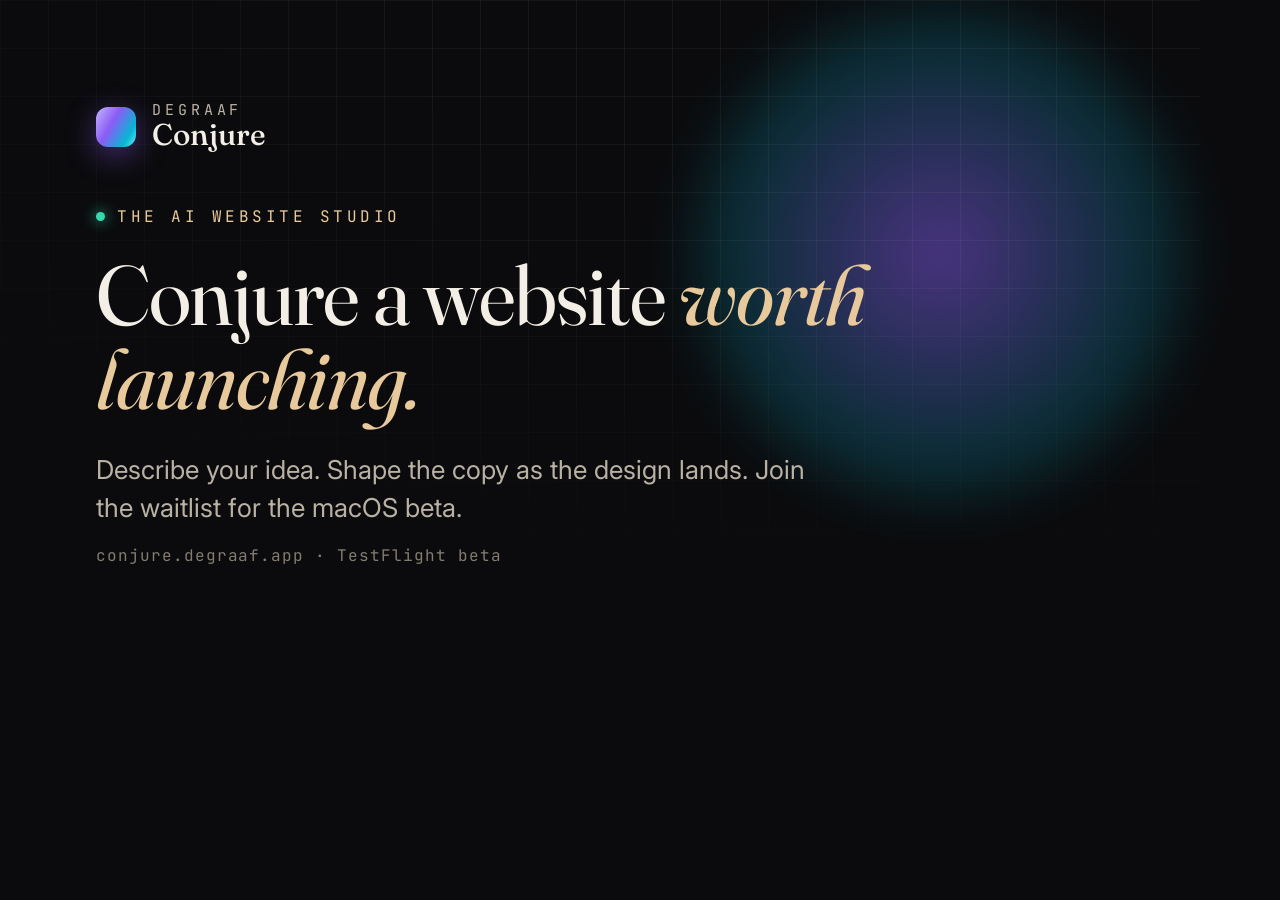
<file: og-image.html>
<!doctype html>
<html lang="en">
<head>
  <meta charset="UTF-8" />
  <link href="https://fonts.googleapis.com/css2?family=Fraunces:ital,opsz,wght@0,9..144,400..600;1,9..144,400..600&family=Inter:wght@400;500;600&family=JetBrains+Mono:wght@500&display=swap" rel="stylesheet" />
  <style>
    * { margin: 0; padding: 0; box-sizing: border-box; }
    html, body { width: 1200px; height: 630px; }
    body {
      position: relative; overflow: hidden;
      background: #0B0B0D;
      font-family: "Inter", sans-serif; color: #F4EFE6;
      display: flex; flex-direction: column; justify-content: center;
      padding: 88px 96px;
    }
    .aura {
      position: absolute; inset: -20% -10% auto auto; width: 760px; height: 760px;
      background: radial-gradient(closest-side, rgba(139,92,246,.55), rgba(6,182,212,.22) 55%, transparent 72%);
      filter: blur(20px); opacity: .9;
    }
    .grid {
      position: absolute; inset: 0;
      background-image:
        linear-gradient(rgba(244,239,230,.05) 1px, transparent 1px),
        linear-gradient(90deg, rgba(244,239,230,.05) 1px, transparent 1px);
      background-size: 48px 48px;
      mask-image: radial-gradient(120% 120% at 70% 0%, #000 30%, transparent 80%);
    }
    .wrap { position: relative; z-index: 1; }
    .brand { display: flex; align-items: center; gap: 16px; margin-bottom: 56px; }
    .mark {
      width: 40px; height: 40px; border-radius: 12px;
      background: linear-gradient(120deg, #C4B5FD, #8B5CF6 40%, #06B6D4 78%, #67E8F9);
      box-shadow: 0 8px 30px rgba(139,92,246,.45);
    }
    .brand-words { display: flex; flex-direction: column; line-height: 1.05; }
    .brand-parent { font-family: "JetBrains Mono", monospace; font-size: 15px; letter-spacing: .26em; text-transform: uppercase; color: #B9B2A4; }
    .brand-product { font-family: "Fraunces", serif; font-size: 30px; font-weight: 500; }
    .eyebrow { font-family: "JetBrains Mono", monospace; font-size: 16px; letter-spacing: .22em; text-transform: uppercase; color: #E8C99B; display: flex; align-items: center; gap: 12px; margin-bottom: 26px; }
    .eyebrow .dot { width: 9px; height: 9px; border-radius: 50%; background: #34D9B0; box-shadow: 0 0 14px #34D9B0; }
    h1 { font-family: "Fraunces", serif; font-weight: 400; font-size: 84px; line-height: 1.0; letter-spacing: -0.015em; max-width: 880px; }
    h1 em { font-style: italic; color: #E8C99B; }
    p.lede { margin-top: 30px; font-size: 26px; line-height: 1.45; color: #B9B2A4; max-width: 720px; }
    .foot { position: absolute; left: 96px; bottom: 64px; z-index: 1; font-family: "JetBrains Mono", monospace; font-size: 16px; letter-spacing: .06em; color: #837C70; }
  </style>
</head>
<body>
  <div class="aura"></div>
  <div class="grid"></div>
  <div class="wrap">
    <div class="brand">
      <span class="mark"></span>
      <span class="brand-words">
        <span class="brand-parent">deGraaf</span>
        <span class="brand-product">Conjure</span>
      </span>
    </div>
    <div class="eyebrow"><span class="dot"></span>The AI website studio</div>
    <h1>Conjure a website <em>worth launching.</em></h1>
    <p class="lede">Describe your idea. Shape the copy as the design lands. Join the waitlist for the macOS beta.</p>
  </div>
  <div class="foot">conjure.degraaf.app · TestFlight beta</div>
</body>
</html>
</file>
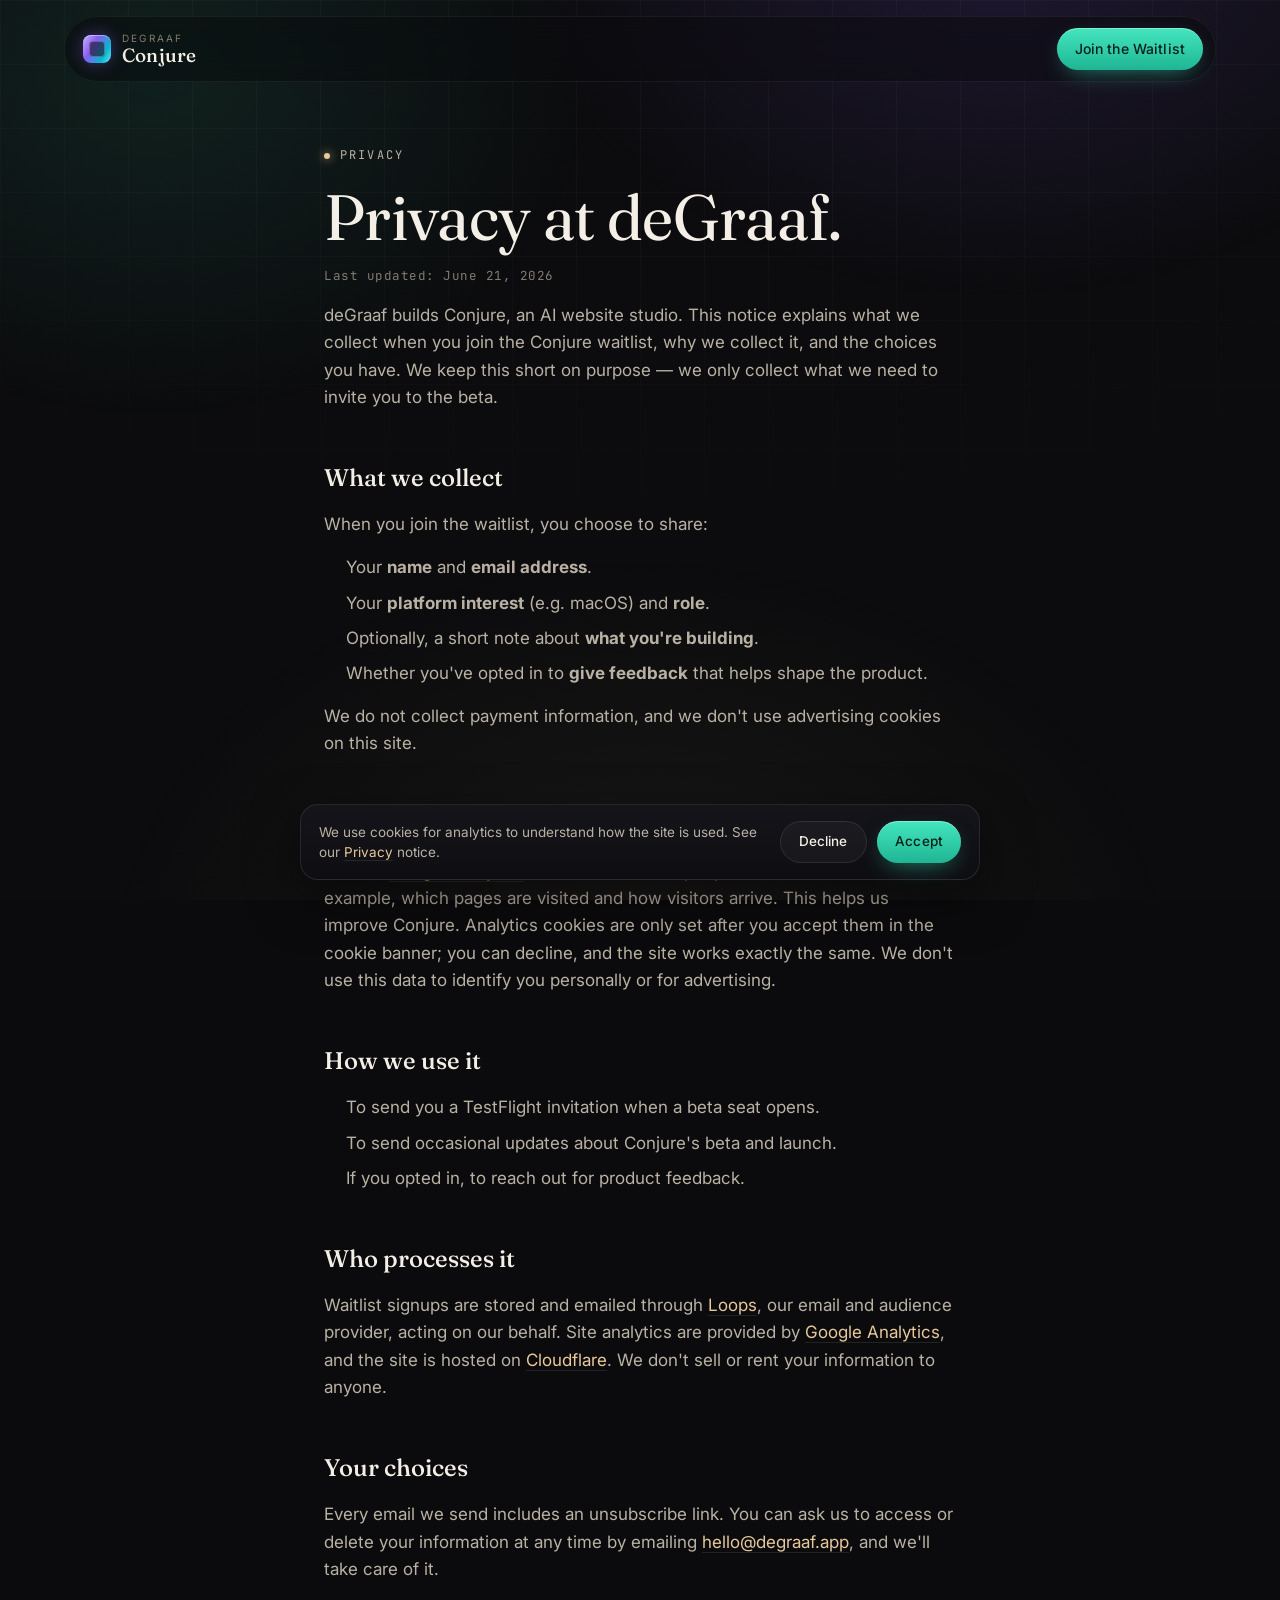
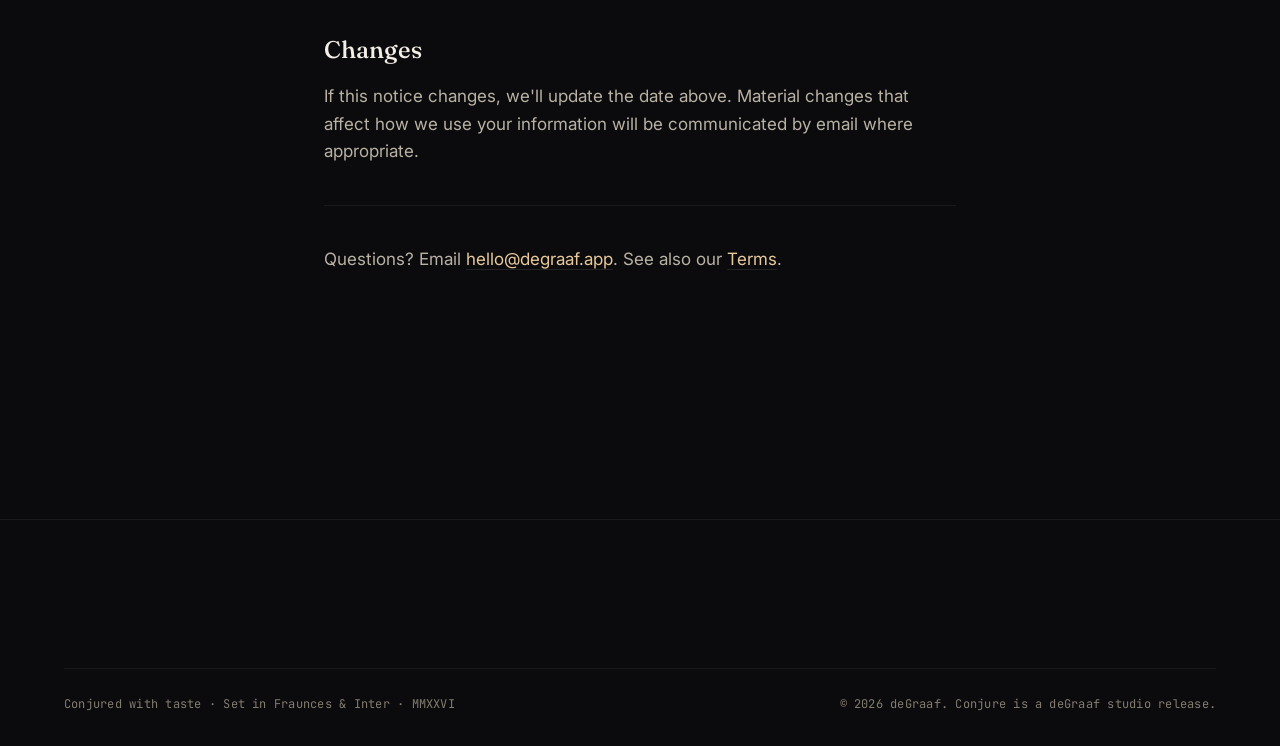
<file: privacy.html>
<!doctype html>
<html lang="en">
<head>
  <meta charset="UTF-8" />
  <meta name="viewport" content="width=device-width, initial-scale=1.0" />

  <!-- Google tag (gtag.js) -->
  <script async src="https://www.googletagmanager.com/gtag/js?id=G-92NT7NV7WX"></script>
  <script>
    window.dataLayer = window.dataLayer || [];
    function gtag(){dataLayer.push(arguments);}
    // Consent Mode: analytics off until the visitor opts in via the cookie banner.
    gtag('consent', 'default', { 'analytics_storage': 'denied' });
    try {
      if (localStorage.getItem('conjure-consent') === 'granted') {
        gtag('consent', 'update', { 'analytics_storage': 'granted' });
      }
    } catch (e) {}
    gtag('js', new Date());
    gtag('config', 'G-92NT7NV7WX');
  </script>

  <title>Privacy — deGraaf Conjure</title>
  <meta name="description" content="How deGraaf handles the information you share when joining the Conjure waitlist." />
  <meta name="theme-color" content="#0B0B0D" />
  <meta name="robots" content="index,follow" />
  <link rel="canonical" href="https://conjure.degraaf.app/privacy.html" />
  <link rel="icon" href="/favicon.svg" type="image/svg+xml" />
  <link rel="apple-touch-icon" href="/apple-touch-icon.png" />
  <link rel="manifest" href="/site.webmanifest" />

  <link rel="preconnect" href="https://fonts.googleapis.com" />
  <link rel="preconnect" href="https://fonts.gstatic.com" crossorigin />
  <link href="https://fonts.googleapis.com/css2?family=Fraunces:ital,opsz,wght@0,9..144,300..600;1,9..144,300..600&family=Inter:wght@300;400;500;600&family=JetBrains+Mono:wght@400;500&display=swap" rel="stylesheet" />
  <link rel="stylesheet" href="styles.css" />

  <style>
    /* Legal prose — scoped to this page, built on the site's tokens. */
    .legal { max-width: 760px; margin: 0 auto; padding: 140px var(--gutter) 80px; }
    .legal .eyebrow { margin-bottom: 18px; }
    .legal h1 { font-family: var(--serif); font-weight: 400; font-size: clamp(38px, 6vw, 64px); line-height: 1.04; letter-spacing: -0.01em; }
    .legal .legal-updated { font-family: var(--mono); font-size: 12.5px; letter-spacing: .04em; color: var(--ivory-mute); margin-top: 16px; }
    .legal h2 { font-family: var(--serif); font-weight: 500; font-size: 24px; margin: 48px 0 14px; }
    .legal p { color: var(--ivory-dim); margin-bottom: 16px; }
    .legal ul { color: var(--ivory-dim); margin: 0 0 16px 22px; }
    .legal li { margin-bottom: 8px; }
    .legal a { color: var(--champagne); text-decoration: none; border-bottom: 1px solid var(--line); }
    .legal a:hover { border-color: var(--champagne); }
    .legal hr { border: 0; border-top: 1px solid var(--line-soft); margin: 40px 0; }
  </style>
</head>
<body>
  <div class="bg-aura" aria-hidden="true"></div>
  <div class="bg-grid" aria-hidden="true"></div>
  <div class="bg-grain" aria-hidden="true"></div>

  <a class="skip-link" href="#main">Skip to content</a>

  <header class="nav scrolled" id="nav">
    <div class="nav-inner">
      <a class="brand" href="index.html" aria-label="deGraaf Conjure home">
        <span class="brand-mark" aria-hidden="true"></span>
        <span class="brand-words">
          <span class="brand-parent">deGraaf</span>
          <span class="brand-product">Conjure</span>
        </span>
      </a>
      <div class="nav-actions">
        <a href="index.html#beta" class="btn btn-primary nav-cta">Join the Waitlist</a>
      </div>
    </div>
  </header>

  <main id="main">
    <article class="legal">
      <p class="eyebrow"><span class="eyebrow-dot" aria-hidden="true"></span>Privacy</p>
      <h1>Privacy at deGraaf.</h1>
      <p class="legal-updated">Last updated: June 21, 2026</p>

      <p>
        deGraaf builds Conjure, an AI website studio. This notice explains what we
        collect when you join the Conjure waitlist, why we collect it, and the choices
        you have. We keep this short on purpose — we only collect what we need to invite
        you to the beta.
      </p>

      <h2>What we collect</h2>
      <p>When you join the waitlist, you choose to share:</p>
      <ul>
        <li>Your <strong>name</strong> and <strong>email address</strong>.</li>
        <li>Your <strong>platform interest</strong> (e.g. macOS) and <strong>role</strong>.</li>
        <li>Optionally, a short note about <strong>what you're building</strong>.</li>
        <li>Whether you've opted in to <strong>give feedback</strong> that helps shape the product.</li>
      </ul>
      <p>
        We do not collect payment information, and we don't use advertising cookies on
        this site.
      </p>

      <h2>Analytics</h2>
      <p>
        We use <a href="https://policies.google.com/privacy" target="_blank" rel="noopener noreferrer">Google
        Analytics</a> to understand how people find and use the site — for example, which
        pages are visited and how visitors arrive. This helps us improve Conjure. Analytics
        cookies are only set after you accept them in the cookie banner; you can decline,
        and the site works exactly the same. We don't use this data to identify you
        personally or for advertising.
      </p>

      <h2>How we use it</h2>
      <ul>
        <li>To send you a TestFlight invitation when a beta seat opens.</li>
        <li>To send occasional updates about Conjure's beta and launch.</li>
        <li>If you opted in, to reach out for product feedback.</li>
      </ul>

      <h2>Who processes it</h2>
      <p>
        Waitlist signups are stored and emailed through
        <a href="https://loops.so/privacy" target="_blank" rel="noopener noreferrer">Loops</a>,
        our email and audience provider, acting on our behalf. Site analytics are provided
        by <a href="https://policies.google.com/privacy" target="_blank" rel="noopener noreferrer">Google
        Analytics</a>, and the site is hosted on
        <a href="https://www.cloudflare.com/privacypolicy/" target="_blank" rel="noopener noreferrer">Cloudflare</a>.
        We don't sell or rent your information to anyone.
      </p>

      <h2>Your choices</h2>
      <p>
        Every email we send includes an unsubscribe link. You can ask us to access or
        delete your information at any time by emailing
        <a href="mailto:hello@degraaf.app">hello@degraaf.app</a>, and we'll take care of it.
      </p>

      <h2>Changes</h2>
      <p>
        If this notice changes, we'll update the date above. Material changes that affect
        how we use your information will be communicated by email where appropriate.
      </p>

      <hr />
      <p>
        Questions? Email <a href="mailto:hello@degraaf.app">hello@degraaf.app</a>.
        See also our <a href="terms.html">Terms</a>.
      </p>
    </article>
  </main>

  <footer class="footer">
    <div class="footer-base">
      <p class="colophon">Conjured with taste · Set in Fraunces &amp; Inter · MMXXVI</p>
      <p class="copyright">© <span id="year">2026</span> deGraaf. Conjure is a deGraaf studio release.</p>
    </div>
  </footer>

  <script src="script.js"></script>
</body>
</html>
</file>
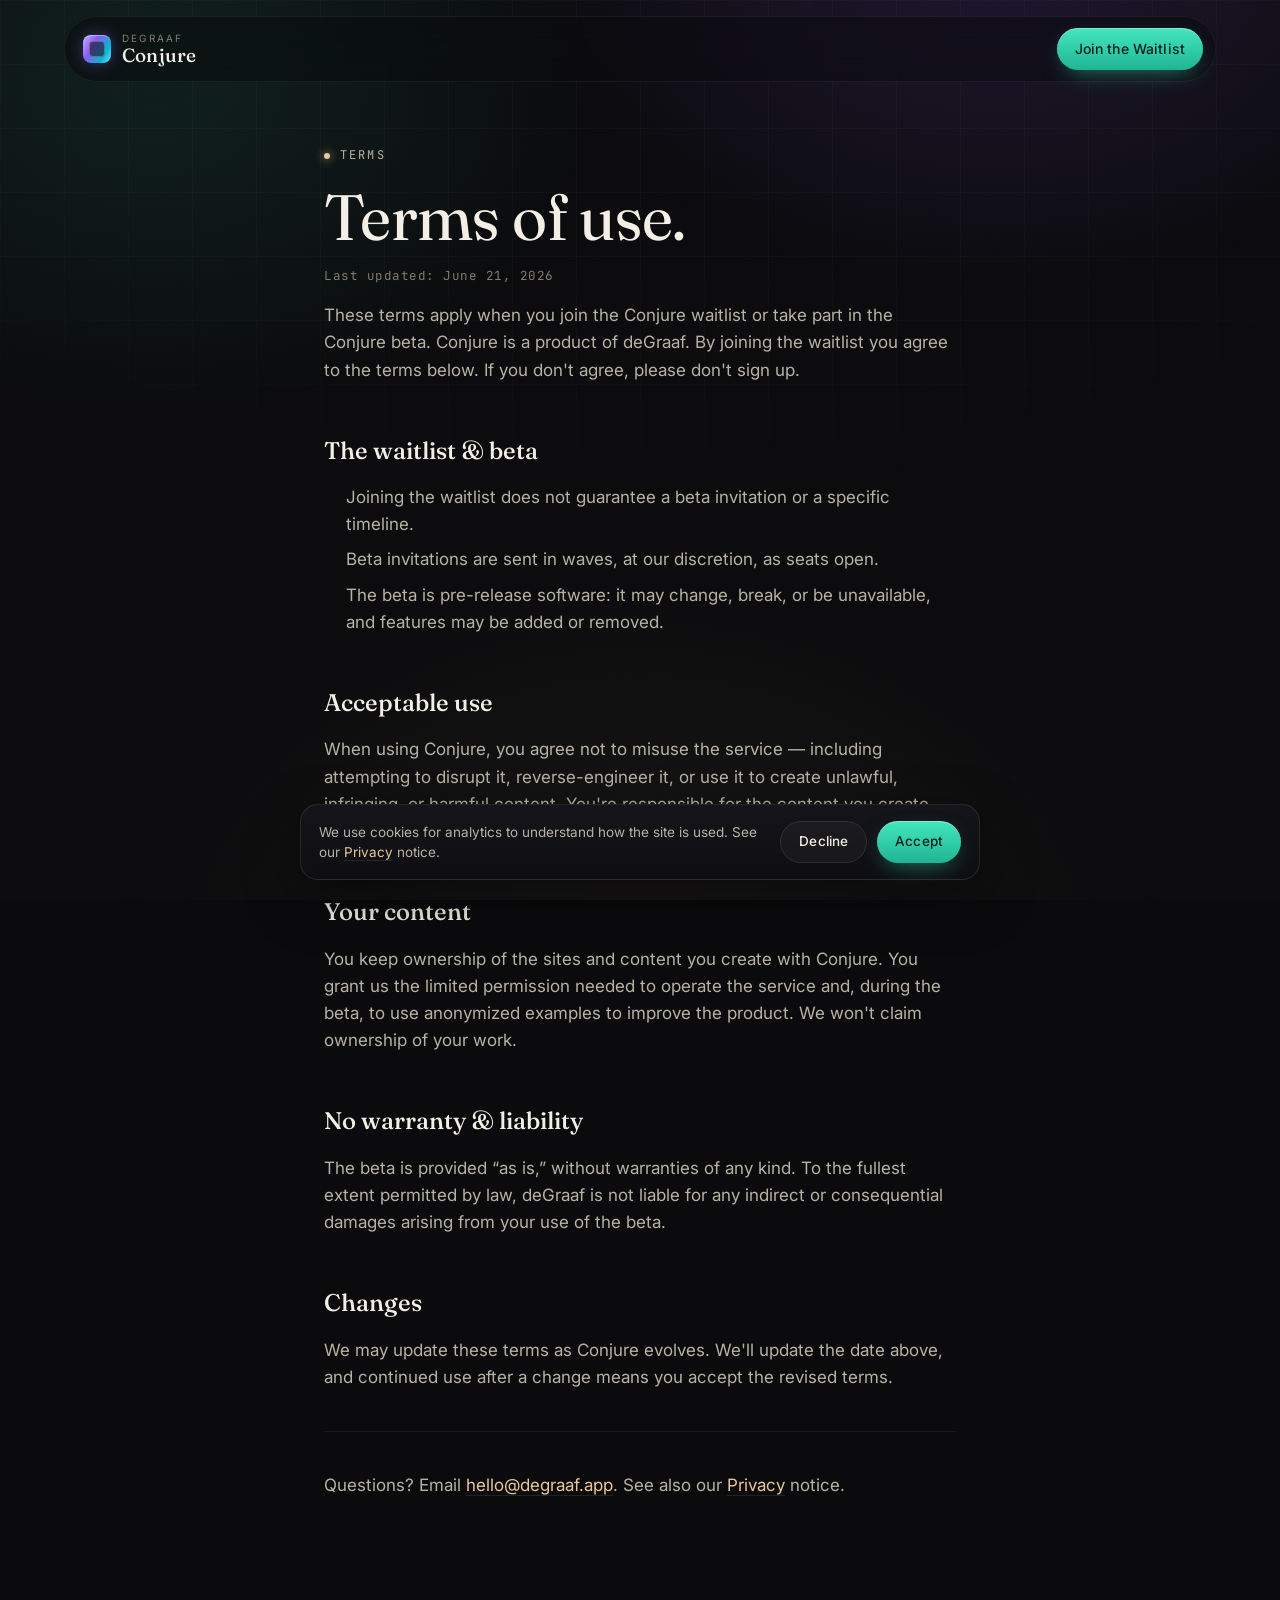
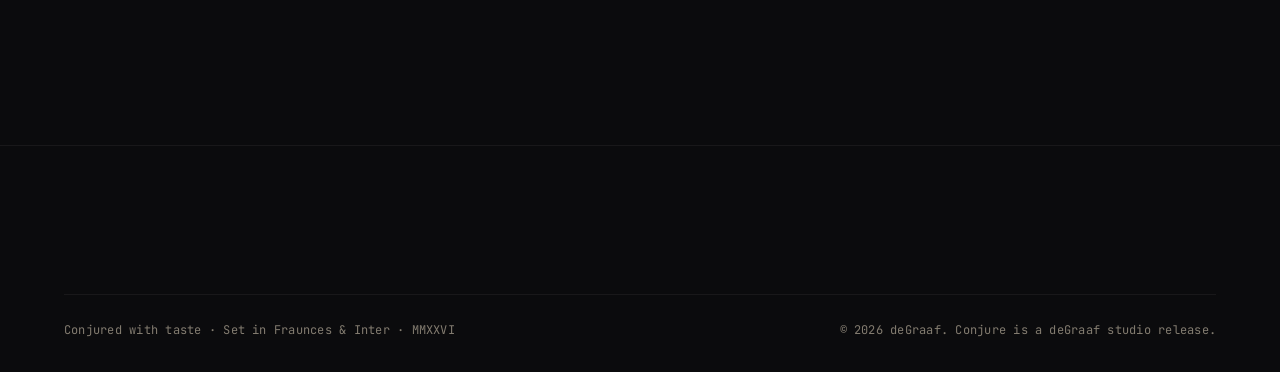
<file: terms.html>
<!doctype html>
<html lang="en">
<head>
  <meta charset="UTF-8" />
  <meta name="viewport" content="width=device-width, initial-scale=1.0" />

  <!-- Google tag (gtag.js) -->
  <script async src="https://www.googletagmanager.com/gtag/js?id=G-92NT7NV7WX"></script>
  <script>
    window.dataLayer = window.dataLayer || [];
    function gtag(){dataLayer.push(arguments);}
    // Consent Mode: analytics off until the visitor opts in via the cookie banner.
    gtag('consent', 'default', { 'analytics_storage': 'denied' });
    try {
      if (localStorage.getItem('conjure-consent') === 'granted') {
        gtag('consent', 'update', { 'analytics_storage': 'granted' });
      }
    } catch (e) {}
    gtag('js', new Date());
    gtag('config', 'G-92NT7NV7WX');
  </script>

  <title>Terms — deGraaf Conjure</title>
  <meta name="description" content="The terms that apply when you join the Conjure waitlist or use the Conjure beta from deGraaf." />
  <meta name="theme-color" content="#0B0B0D" />
  <meta name="robots" content="index,follow" />
  <link rel="canonical" href="https://conjure.degraaf.app/terms.html" />
  <link rel="icon" href="/favicon.svg" type="image/svg+xml" />
  <link rel="apple-touch-icon" href="/apple-touch-icon.png" />
  <link rel="manifest" href="/site.webmanifest" />

  <link rel="preconnect" href="https://fonts.googleapis.com" />
  <link rel="preconnect" href="https://fonts.gstatic.com" crossorigin />
  <link href="https://fonts.googleapis.com/css2?family=Fraunces:ital,opsz,wght@0,9..144,300..600;1,9..144,300..600&family=Inter:wght@300;400;500;600&family=JetBrains+Mono:wght@400;500&display=swap" rel="stylesheet" />
  <link rel="stylesheet" href="styles.css" />

  <style>
    .legal { max-width: 760px; margin: 0 auto; padding: 140px var(--gutter) 80px; }
    .legal .eyebrow { margin-bottom: 18px; }
    .legal h1 { font-family: var(--serif); font-weight: 400; font-size: clamp(38px, 6vw, 64px); line-height: 1.04; letter-spacing: -0.01em; }
    .legal .legal-updated { font-family: var(--mono); font-size: 12.5px; letter-spacing: .04em; color: var(--ivory-mute); margin-top: 16px; }
    .legal h2 { font-family: var(--serif); font-weight: 500; font-size: 24px; margin: 48px 0 14px; }
    .legal p { color: var(--ivory-dim); margin-bottom: 16px; }
    .legal ul { color: var(--ivory-dim); margin: 0 0 16px 22px; }
    .legal li { margin-bottom: 8px; }
    .legal a { color: var(--champagne); text-decoration: none; border-bottom: 1px solid var(--line); }
    .legal a:hover { border-color: var(--champagne); }
    .legal hr { border: 0; border-top: 1px solid var(--line-soft); margin: 40px 0; }
  </style>
</head>
<body>
  <div class="bg-aura" aria-hidden="true"></div>
  <div class="bg-grid" aria-hidden="true"></div>
  <div class="bg-grain" aria-hidden="true"></div>

  <a class="skip-link" href="#main">Skip to content</a>

  <header class="nav scrolled" id="nav">
    <div class="nav-inner">
      <a class="brand" href="index.html" aria-label="deGraaf Conjure home">
        <span class="brand-mark" aria-hidden="true"></span>
        <span class="brand-words">
          <span class="brand-parent">deGraaf</span>
          <span class="brand-product">Conjure</span>
        </span>
      </a>
      <div class="nav-actions">
        <a href="index.html#beta" class="btn btn-primary nav-cta">Join the Waitlist</a>
      </div>
    </div>
  </header>

  <main id="main">
    <article class="legal">
      <p class="eyebrow"><span class="eyebrow-dot" aria-hidden="true"></span>Terms</p>
      <h1>Terms of use.</h1>
      <p class="legal-updated">Last updated: June 21, 2026</p>

      <p>
        These terms apply when you join the Conjure waitlist or take part in the Conjure
        beta. Conjure is a product of deGraaf. By joining the waitlist you agree to the
        terms below. If you don't agree, please don't sign up.
      </p>

      <h2>The waitlist &amp; beta</h2>
      <ul>
        <li>Joining the waitlist does not guarantee a beta invitation or a specific timeline.</li>
        <li>Beta invitations are sent in waves, at our discretion, as seats open.</li>
        <li>The beta is pre-release software: it may change, break, or be unavailable, and features may be added or removed.</li>
      </ul>

      <h2>Acceptable use</h2>
      <p>
        When using Conjure, you agree not to misuse the service — including attempting to
        disrupt it, reverse-engineer it, or use it to create unlawful, infringing, or
        harmful content. You're responsible for the content you create and for ensuring
        you have the rights to anything you upload.
      </p>

      <h2>Your content</h2>
      <p>
        You keep ownership of the sites and content you create with Conjure. You grant us
        the limited permission needed to operate the service and, during the beta, to use
        anonymized examples to improve the product. We won't claim ownership of your work.
      </p>

      <h2>No warranty &amp; liability</h2>
      <p>
        The beta is provided “as is,” without warranties of any kind. To the fullest
        extent permitted by law, deGraaf is not liable for any indirect or consequential
        damages arising from your use of the beta.
      </p>

      <h2>Changes</h2>
      <p>
        We may update these terms as Conjure evolves. We'll update the date above, and
        continued use after a change means you accept the revised terms.
      </p>

      <hr />
      <p>
        Questions? Email <a href="mailto:hello@degraaf.app">hello@degraaf.app</a>.
        See also our <a href="privacy.html">Privacy</a> notice.
      </p>
    </article>
  </main>

  <footer class="footer">
    <div class="footer-base">
      <p class="colophon">Conjured with taste · Set in Fraunces &amp; Inter · MMXXVI</p>
      <p class="copyright">© <span id="year">2026</span> deGraaf. Conjure is a deGraaf studio release.</p>
    </div>
  </footer>

  <script src="script.js"></script>
</body>
</html>
</file>
<file: styles.css>
/* =================================================================
   deGraaf Conjure — landing page
   "Warm ink meets cool light." Editorial ivory/champagne over a
   charcoal darkroom; teal + violet aura reserved for the product UI.
   ================================================================= */

/* ---------- Tokens ---------- */
:root {
  /* Base */
  --ink:        #0B0B0D;
  --ink-1:      #0E0E12;
  --ink-2:      #14141A;
  --ink-3:      #1B1B22;
  --line:       rgba(244, 239, 230, 0.10);
  --line-soft:  rgba(244, 239, 230, 0.06);

  /* Warm editorial layer */
  --ivory:      #F4EFE6;
  --ivory-dim:  #B9B2A4;
  --ivory-mute: #837C70;
  --champagne:  #E8C99B;
  --champagne-2:#D9B27C;
  --terracotta: #C57B4E;

  /* Cool product / aura layer */
  --teal:       #34D9B0;
  --teal-deep:  #1FA98A;
  --violet:     #A78BFA;
  --violet-deep:#8B5CF6;
  --cyan:       #67E8F9;

  --aura: linear-gradient(120deg, #C4B5FD 0%, #8B5CF6 36%, #06B6D4 74%, #67E8F9 100%);

  /* Type */
  --serif: "Fraunces", Georgia, "Times New Roman", serif;
  --sans:  "Inter", -apple-system, BlinkMacSystemFont, "Segoe UI", sans-serif;
  --mono:  "JetBrains Mono", ui-monospace, "SFMono-Regular", monospace;

  /* Layout */
  --maxw: 1200px;
  --gutter: clamp(20px, 5vw, 64px);
  --radius: 18px;
  --radius-sm: 12px;

  --ease: cubic-bezier(0.22, 1, 0.36, 1);
}

/* ---------- Reset ---------- */
*, *::before, *::after { box-sizing: border-box; }
* { margin: 0; padding: 0; }
html { scroll-behavior: smooth; -webkit-text-size-adjust: 100%; }
@media (prefers-reduced-motion: reduce) { html { scroll-behavior: auto; } }

body {
  font-family: var(--sans);
  background: var(--ink);
  color: var(--ivory);
  line-height: 1.6;
  font-weight: 400;
  font-size: 17px;
  -webkit-font-smoothing: antialiased;
  text-rendering: optimizeLegibility;
  overflow-x: hidden;
  position: relative;
}

img, svg { display: block; max-width: 100%; }
a { color: inherit; text-decoration: none; }
button { font: inherit; cursor: pointer; border: none; background: none; color: inherit; }
input, textarea, select { font: inherit; color: inherit; }
ol, ul { list-style: none; }
[hidden] { display: none !important; }

::selection { background: rgba(232, 201, 155, 0.28); color: var(--ivory); }

.skip-link {
  position: fixed; top: -100px; left: 16px; z-index: 200;
  background: var(--ink-2); color: var(--ivory);
  padding: 10px 16px; border-radius: 10px; border: 1px solid var(--line);
  transition: top .2s var(--ease);
}
.skip-link:focus { top: 16px; }

:focus-visible {
  outline: 2px solid var(--champagne);
  outline-offset: 3px;
  border-radius: 4px;
}

/* =================================================================
   Ambient background layers
   ================================================================= */
.bg-aura, .bg-grid, .bg-grain, .cursor-glow {
  position: fixed; inset: 0; pointer-events: none; z-index: 0;
}
.bg-aura {
  background:
    radial-gradient(820px 620px at 78% -8%, rgba(139, 92, 246, 0.16), transparent 60%),
    radial-gradient(720px 560px at 12% 8%, rgba(52, 217, 176, 0.10), transparent 62%),
    radial-gradient(900px 700px at 50% 108%, rgba(232, 201, 155, 0.07), transparent 60%);
}
.bg-grid {
  background-image:
    linear-gradient(var(--line-soft) 1px, transparent 1px),
    linear-gradient(90deg, var(--line-soft) 1px, transparent 1px);
  background-size: 64px 64px;
  mask-image: radial-gradient(ellipse 120% 80% at 50% 0%, #000 35%, transparent 80%);
  -webkit-mask-image: radial-gradient(ellipse 120% 80% at 50% 0%, #000 35%, transparent 80%);
  opacity: .5;
}
.bg-grain {
  opacity: .045; mix-blend-mode: overlay;
  background-image: url("data:image/svg+xml,%3Csvg xmlns='http://www.w3.org/2000/svg' width='180' height='180'%3E%3Cfilter id='n'%3E%3CfeTurbulence type='fractalNoise' baseFrequency='0.9' numOctaves='3' stitchTiles='stitch'/%3E%3C/filter%3E%3Crect width='100%25' height='100%25' filter='url(%23n)'/%3E%3C/svg%3E");
}
.cursor-glow {
  width: 540px; height: 540px; border-radius: 50%;
  background: radial-gradient(circle, rgba(167, 139, 250, 0.10), rgba(52, 217, 176, 0.05) 40%, transparent 68%);
  transform: translate(-50%, -50%);
  left: -1000px; top: -1000px;
  transition: opacity .4s var(--ease);
  z-index: 1;
}

/* keep content above ambient */
.nav, main, .footer { position: relative; z-index: 2; }

/* =================================================================
   Buttons
   ================================================================= */
.btn {
  display: inline-flex; align-items: center; gap: 9px;
  font-weight: 500; font-size: 15px; letter-spacing: .01em;
  padding: 12px 22px; border-radius: 999px;
  transition: transform .25s var(--ease), box-shadow .25s var(--ease), background .25s var(--ease), border-color .25s var(--ease);
  white-space: nowrap;
}
.btn-lg { padding: 15px 28px; font-size: 16px; }
.btn-block { width: 100%; justify-content: center; }

.btn-primary {
  color: #06201A;
  background: linear-gradient(180deg, #43E6BE, #1FB594);
  box-shadow: 0 8px 24px -10px rgba(52, 217, 176, 0.7), inset 0 1px 0 rgba(255,255,255,.35);
}
.btn-primary:hover { transform: translateY(-2px); box-shadow: 0 14px 32px -10px rgba(52, 217, 176, 0.8), inset 0 1px 0 rgba(255,255,255,.4); }
.btn-primary:active { transform: translateY(0); }

.btn-ghost {
  color: var(--ivory);
  background: rgba(244, 239, 230, 0.04);
  border: 1px solid var(--line);
  backdrop-filter: blur(8px);
}
.btn-ghost:hover { border-color: rgba(232, 201, 155, 0.5); background: rgba(244, 239, 230, 0.07); transform: translateY(-2px); }
.btn-ghost svg { transition: transform .25s var(--ease); }
.btn-ghost:hover svg { transform: translateX(3px); }

/* =================================================================
   Navigation
   ================================================================= */
.nav {
  position: fixed; top: 0; left: 0; right: 0; z-index: 100;
  padding: 16px var(--gutter) 0;
  transition: padding .3s var(--ease);
}
.nav-inner {
  max-width: var(--maxw); margin: 0 auto;
  display: flex; align-items: center; justify-content: space-between;
  gap: 24px;
  padding: 11px 12px 11px 18px;
  border-radius: 999px;
  border: 1px solid var(--line-soft);
  background: rgba(11, 11, 13, 0.55);
  backdrop-filter: blur(14px) saturate(140%);
  -webkit-backdrop-filter: blur(14px) saturate(140%);
  transition: background .3s var(--ease), border-color .3s var(--ease), box-shadow .3s var(--ease);
}
.nav.scrolled .nav-inner {
  background: rgba(11, 11, 13, 0.82);
  border-color: var(--line);
  box-shadow: 0 12px 40px -18px rgba(0,0,0,.8);
}

.brand { display: inline-flex; align-items: center; gap: 11px; }
.brand-mark {
  width: 28px; height: 28px; border-radius: 8px;
  background: var(--aura);
  box-shadow: 0 0 18px -2px rgba(139, 92, 246, 0.55), inset 0 1px 0 rgba(255,255,255,.4);
  position: relative;
}
.brand-mark::after {
  content: ""; position: absolute; inset: 6px;
  border-radius: 4px;
  background: rgba(11,11,13,.55);
  box-shadow: inset 0 0 0 1px rgba(255,255,255,.25);
}
.brand-words { display: flex; flex-direction: column; line-height: 1; }
.brand-parent { font-size: 10px; letter-spacing: .22em; text-transform: uppercase; color: var(--ivory-mute); margin-bottom: 3px; }
.brand-product { font-family: var(--serif); font-size: 19px; font-weight: 500; letter-spacing: .01em; }

.nav-links { display: flex; gap: 30px; }
.nav-links a {
  font-size: 14.5px; color: var(--ivory-dim); position: relative; padding: 4px 0;
  transition: color .2s var(--ease);
}
.nav-links a::after {
  content: ""; position: absolute; left: 0; bottom: -2px; height: 1px; width: 0;
  background: var(--champagne); transition: width .3s var(--ease);
}
.nav-links a:hover { color: var(--ivory); }
.nav-links a:hover::after { width: 100%; }

.nav-actions { display: flex; align-items: center; gap: 10px; }
.nav-cta { padding: 10px 18px; font-size: 14px; }

.nav-toggle { display: none; width: 40px; height: 40px; border-radius: 50%; border: 1px solid var(--line); align-items: center; justify-content: center; flex-direction: column; gap: 4px; }
.nav-toggle span { width: 16px; height: 1.5px; background: var(--ivory); transition: transform .3s var(--ease), opacity .3s var(--ease); }
.nav-toggle[aria-expanded="true"] span:first-child { transform: translateY(2.75px) rotate(45deg); }
.nav-toggle[aria-expanded="true"] span:last-child { transform: translateY(-2.75px) rotate(-45deg); }

.mobile-menu {
  max-width: var(--maxw); margin: 10px auto 0;
  display: flex; flex-direction: column; gap: 4px;
  padding: 14px;
  border-radius: 20px;
  border: 1px solid var(--line);
  background: rgba(14, 14, 18, 0.95);
  backdrop-filter: blur(16px);
}
.mobile-menu a { padding: 12px 14px; border-radius: 12px; color: var(--ivory-dim); }
.mobile-menu a:hover { background: rgba(244,239,230,.05); color: var(--ivory); }
.mobile-menu .btn { margin-top: 6px; justify-content: center; }

/* =================================================================
   Shared section structure
   ================================================================= */
.section {
  max-width: var(--maxw);
  margin: 0 auto;
  padding: clamp(80px, 11vw, 150px) var(--gutter) 0;
}
.section-head { max-width: 760px; margin-bottom: clamp(44px, 6vw, 72px); }
.section-title { font-size: clamp(2.1rem, 4.6vw, 3.5rem); }
.section-lede { color: var(--ivory-dim); font-size: clamp(1.02rem, 1.6vw, 1.18rem); margin-top: 20px; max-width: 60ch; }

.eyebrow {
  display: inline-flex; align-items: center; gap: 10px;
  font-family: var(--mono); font-size: 12px; letter-spacing: .18em; text-transform: uppercase;
  color: var(--champagne); margin-bottom: 22px;
}
.eyebrow.centered { justify-content: center; }
.eyebrow-dot { width: 6px; height: 6px; border-radius: 50%; background: var(--champagne); box-shadow: 0 0 10px var(--champagne-2); }

.display {
  font-family: var(--serif);
  font-weight: 400;
  font-optical-sizing: auto;
  line-height: 1.04;
  letter-spacing: -0.012em;
}
.accent-italic { font-style: italic; color: var(--champagne); font-weight: 300; }
.accent { color: var(--champagne); font-style: italic; }

/* =================================================================
   Hero
   ================================================================= */
.hero {
  max-width: var(--maxw); margin: 0 auto;
  padding: clamp(140px, 19vh, 210px) var(--gutter) 0;
  display: grid;
  grid-template-columns: 1fr;
  gap: clamp(48px, 7vw, 80px);
  text-align: center;
  place-items: center;
}
.hero-copy { max-width: 880px; }
.hero h1 {
  font-size: clamp(2.9rem, 8vw, 5.6rem);
  margin: 6px 0 0;
}
.hero h1 .accent-italic { display: block; }
.lede {
  color: var(--ivory-dim);
  font-size: clamp(1.05rem, 1.8vw, 1.28rem);
  max-width: 62ch; margin: 26px auto 0;
}
.hero-cta { display: flex; gap: 14px; justify-content: center; flex-wrap: wrap; margin-top: 34px; }
.hero-trust {
  font-family: var(--mono); font-size: 12.5px; letter-spacing: .04em;
  color: var(--ivory-mute); margin-top: 26px;
}

/* hero stage */
.hero-stage { width: 100%; max-width: 1080px; position: relative; }
.stage-floor {
  position: absolute; left: 50%; bottom: -40px; transform: translateX(-50%);
  width: 70%; height: 120px; border-radius: 50%;
  background: radial-gradient(ellipse, rgba(139,92,246,.22), transparent 70%);
  filter: blur(26px); z-index: -1;
}

/* =================================================================
   The Conjure window (shared)
   ================================================================= */
.window {
  border-radius: var(--radius);
  border: 1px solid var(--line);
  background: linear-gradient(180deg, var(--ink-2), var(--ink-1));
  box-shadow:
    0 50px 110px -45px rgba(0,0,0,.9),
    0 1px 0 rgba(255,255,255,.05) inset;
  overflow: hidden;
  text-align: left;
}

.win-top {
  display: flex; align-items: center; gap: 14px;
  padding: 12px 16px;
  border-bottom: 1px solid var(--line-soft);
  background: rgba(255,255,255,.012);
}
.traffic { display: flex; gap: 7px; }
.traffic i { width: 11px; height: 11px; border-radius: 50%; background: #2a2a32; }
.traffic i:nth-child(1) { background: #E06C5E; }
.traffic i:nth-child(2) { background: #E0B23E; }
.traffic i:nth-child(3) { background: #4CC76A; }

.win-project { display: flex; align-items: center; gap: 8px; }
.win-project-mark { width: 18px; height: 18px; border-radius: 5px; background: var(--aura); box-shadow: 0 0 10px -1px rgba(139,92,246,.6); }
.win-project-name { font-size: 13px; color: var(--ivory-dim); font-weight: 500; }
.win-project-name em { color: var(--ivory-mute); font-style: normal; margin: 0 2px; }

.win-modes { display: flex; gap: 4px; margin-left: auto; padding: 3px; border-radius: 999px; background: rgba(0,0,0,.3); border: 1px solid var(--line-soft); }
.mode { font-size: 12px; padding: 5px 12px; border-radius: 999px; color: var(--ivory-mute); }
.mode.active { color: #06201A; background: linear-gradient(180deg,#43E6BE,#1FB594); font-weight: 500; }

.win-top-right { display: flex; align-items: center; gap: 10px; }
.credits {
  display: inline-flex; align-items: center; gap: 6px;
  font-family: var(--mono); font-size: 12px; color: var(--ivory-dim);
  padding: 5px 11px; border-radius: 999px;
  border: 1px solid rgba(167,139,250,.35);
  background: rgba(139,92,246,.08);
}
.spark { width: 9px; height: 9px; border-radius: 1px; background: var(--aura); transform: rotate(45deg); }
.win-export { font-size: 12px; padding: 6px 13px; border-radius: 999px; color: #06201A; background: linear-gradient(180deg,#43E6BE,#1FB594); font-weight: 500; }

.win-body { display: grid; grid-template-columns: 150px 1fr 224px; min-height: 420px; }

/* left rail */
.win-left { border-right: 1px solid var(--line-soft); padding: 14px 12px; background: rgba(0,0,0,.14); }
.rail-tabs { display: flex; gap: 12px; margin-bottom: 18px; }
.rail-tab { font-size: 11px; color: var(--ivory-mute); position: relative; padding-bottom: 7px; }
.rail-tab.active { color: var(--ivory); }
.rail-tab.active::after { content:""; position:absolute; left:0; right:0; bottom:0; height:2px; background: var(--teal); border-radius: 2px; }
.rail-label { font-family: var(--mono); font-size: 10px; letter-spacing: .16em; text-transform: uppercase; color: var(--ivory-mute); margin-bottom: 12px; }
.rail-label.tiny { margin: 18px 0 12px; }
.rail-item { display: flex; align-items: center; gap: 9px; padding: 8px 9px; border-radius: 9px; margin-bottom: 4px; }
.rail-item.active { background: rgba(244,239,230,.05); }
.rail-item span:not(.dot) { display: flex; flex-direction: column; font-size: 12.5px; color: var(--ivory-dim); line-height: 1.3; }
.rail-item small { font-family: var(--mono); font-size: 9.5px; color: var(--ivory-mute); }
.rail-item .dot { width: 7px; height: 7px; border-radius: 50%; background: var(--teal); flex-shrink: 0; box-shadow: 0 0 7px var(--teal-deep); }
.rail-add { margin-top: 10px; font-size: 12px; color: var(--ivory-mute); padding: 9px; border: 1px dashed var(--line); border-radius: 9px; }
.rail-footer { margin-top: auto; padding-top: 14px; font-size: 11px; color: var(--ivory-mute); display: flex; align-items: center; gap: 7px; }
.dot.warn { width: 7px; height: 7px; border-radius: 50%; background: var(--champagne-2); box-shadow: 0 0 7px var(--champagne-2); }

/* center / browser */
.win-center { padding: 16px; background: radial-gradient(120% 100% at 50% 0%, rgba(255,255,255,.015), transparent); position: relative; }
.browser {
  height: 100%; border-radius: 12px; overflow: hidden;
  border: 1px solid var(--line); background: #FBF7F0;
  box-shadow: 0 24px 50px -28px rgba(0,0,0,.7);
  position: relative; min-height: 388px;
}
.browser-bar {
  display: flex; align-items: center; justify-content: center;
  padding: 9px; background: #EDE7DC; border-bottom: 1px solid rgba(0,0,0,.06);
}
.url {
  display: inline-flex; align-items: center; gap: 6px;
  font-size: 11px; color: #6b6256; font-family: var(--mono);
  background: #fff; padding: 4px 14px; border-radius: 999px;
  border: 1px solid rgba(0,0,0,.05);
}

/* draft / design stages */
.stage-draft, .stage-design { position: absolute; inset: 38px 0 0; transition: opacity .8s var(--ease); }
.stage-draft { padding: 30px 34px; }
.stage-tag {
  display: inline-flex; align-items: center; gap: 7px;
  font-family: var(--mono); font-size: 10.5px; letter-spacing: .04em;
  padding: 5px 11px; border-radius: 999px; font-weight: 500;
}
.stage-tag i { width: 6px; height: 6px; border-radius: 50%; }
.tag-copy { color: #1d6b54; background: rgba(52,217,176,.16); }
.tag-copy i { background: var(--teal-deep); box-shadow: 0 0 6px var(--teal); }
.tag-design { color: #6b4fb0; background: rgba(139,92,246,.16); }
.tag-design i { background: var(--violet-deep); }
.tag-live { color: #1d6b54; background: rgba(52,217,176,.16); position: absolute; bottom: 16px; left: 20px; }
.tag-live i { background: var(--teal-deep); box-shadow: 0 0 6px var(--teal); }

.draft-doc { margin-top: 20px; max-width: 460px; }
.draft-eyebrow { font-family: var(--mono); font-size: 10px; letter-spacing: .14em; text-transform: uppercase; color: var(--terracotta); }
.draft-h { font-family: var(--serif); font-size: 30px; color: #1a1814; margin: 12px 0 14px; line-height: 1.1; position: relative; display: inline-block; }
.draft-h::after { content: ""; position: absolute; right: -10px; top: 6px; width: 2px; height: 28px; background: var(--terracotta); opacity: 0; animation: caretBlink 1.1s steps(1) infinite; }
.draft-p { color: #4a463e; font-size: 14.5px; margin-bottom: 10px; line-height: 1.55; }
.draft-p.short { color: #6b6356; }
.draft-btn { display: inline-block; margin-top: 8px; font-size: 13px; color: #fff; background: var(--terracotta); padding: 10px 18px; border-radius: 8px; }

.design-sweep { position: absolute; inset: 0; pointer-events: none; }
.design-sweep .tag-design { position: absolute; top: 30px; right: 34px; }

/* designed mini-site */
.stage-design { opacity: 0; }
.is-designed .stage-draft { opacity: 0; pointer-events: none; }
.is-designed .stage-design { opacity: 1; }

.mini-site { background: #FBF7F0; height: 100%; color: #1a1814; }
.ms-nav { display: flex; align-items: center; justify-content: space-between; padding: 14px 26px; border-bottom: 1px solid rgba(0,0,0,.06); }
.ms-logo { font-family: var(--serif); font-size: 16px; font-weight: 500; display: inline-flex; align-items: center; gap: 8px; }
.ms-logo i { width: 16px; height: 16px; border-radius: 4px; background: var(--terracotta); }
.ms-links { display: flex; gap: 10px; }
.ms-links span { width: 26px; height: 5px; border-radius: 3px; background: rgba(0,0,0,.13); }
.ms-hero { display: grid; grid-template-columns: 1.1fr 1fr; gap: 22px; padding: 30px 26px; align-items: center; }
.ms-hero-text { min-width: 0; }
.ms-eyebrow { font-family: var(--mono); font-size: 9.5px; letter-spacing: .14em; text-transform: uppercase; color: var(--terracotta); }
.ms-h { font-family: var(--serif); font-size: 30px; line-height: 1.06; margin: 12px 0 12px; }
.ms-h em { color: var(--terracotta); font-style: italic; }
.ms-sub { font-size: 13px; color: #5a544a; line-height: 1.5; margin-bottom: 16px; }
.ms-btn { display: inline-block; font-size: 12.5px; color: #fff; background: #1a1814; padding: 9px 17px; border-radius: 7px; }
.ms-hero-img {
  aspect-ratio: 4/3; border-radius: 12px; position: relative;
  background:
    repeating-linear-gradient(135deg, rgba(0,0,0,.03) 0 10px, transparent 10px 20px),
    linear-gradient(135deg, #E7DECE, #D7CBB4);
  display: flex; align-items: center; justify-content: center;
}
.ms-img-label { font-family: var(--mono); font-size: 9px; letter-spacing: .1em; text-transform: uppercase; color: rgba(0,0,0,.35); }
.ms-strip { display: grid; grid-template-columns: repeat(3,1fr); gap: 12px; padding: 0 26px 26px; }
.ms-card { background: #fff; border: 1px solid rgba(0,0,0,.06); border-radius: 10px; padding: 10px; }
.ms-card-img { display: block; height: 46px; border-radius: 7px; margin-bottom: 8px; background: linear-gradient(135deg,#E7DECE,#D7CBB4); }
.ms-card b { font-size: 11.5px; font-weight: 500; color: #3a352d; }

/* right rail / assistant + timeline */
.win-right { border-left: 1px solid var(--line-soft); padding: 14px 14px; background: rgba(0,0,0,.14); display: flex; flex-direction: column; }
.right-tabs { display: flex; gap: 14px; margin-bottom: 18px; }
.r-tab { font-size: 11px; color: var(--ivory-mute); position: relative; padding-bottom: 7px; }
.r-tab.active { color: var(--ivory); }
.r-tab.active::after { content:""; position:absolute; left:0; right:0; bottom:0; height:2px; background: var(--teal); border-radius: 2px; }
.assist-title { font-family: var(--serif); font-size: 20px; font-weight: 400; line-height: 1.15; margin-bottom: 6px; }
.assist-title.small { font-size: 18px; }
.assist-sub { font-size: 12px; color: var(--ivory-mute); line-height: 1.45; margin-bottom: 18px; }

.timeline { display: flex; flex-direction: column; gap: 2px; }
.timeline li { display: flex; align-items: center; gap: 11px; padding: 7px 2px; opacity: .35; transition: opacity .4s var(--ease); position: relative; }
.timeline li::before {
  content: ""; position: absolute; left: 5px; top: 24px; bottom: -2px; width: 1px;
  background: var(--line); 
}
.timeline li:last-child::before { display: none; }
.tl-dot { width: 11px; height: 11px; border-radius: 50%; border: 1.5px solid var(--ivory-mute); flex-shrink: 0; position: relative; z-index: 1; background: var(--ink-1); transition: all .4s var(--ease); }
.tl-label { font-size: 12px; color: var(--ivory-dim); }
.timeline li.active { opacity: 1; }
.timeline li.active .tl-dot { border-color: var(--violet); box-shadow: 0 0 10px -1px var(--violet); }
.timeline li.done { opacity: .85; }
.timeline li.done .tl-dot { background: var(--aura); border-color: transparent; }
.timeline li.active .tl-label { color: var(--ivory); }

/* assistant message + composer */
.assist-msg { margin-top: 18px; opacity: 0; transform: translateY(6px); transition: opacity .5s var(--ease), transform .5s var(--ease); }
.assist-msg.show { opacity: 1; transform: none; }
.assist-from { font-family: var(--mono); font-size: 9.5px; letter-spacing: .12em; text-transform: uppercase; color: var(--violet); }
.assist-bubble {
  margin-top: 8px; font-size: 12.5px; color: var(--ivory); line-height: 1.5;
  background: rgba(139,92,246,.10); border: 1px solid rgba(167,139,250,.3);
  border-radius: 12px 12px 12px 4px; padding: 11px 13px; min-height: 38px;
}
.caret { display: inline-block; width: 1.5px; height: 13px; background: var(--violet); margin-left: 1px; vertical-align: -2px; animation: caretBlink 1s steps(1) infinite; }

.composer {
  margin-top: auto; display: flex; align-items: center; gap: 9px;
  padding: 11px 13px; border-radius: 12px;
  border: 1px solid var(--line); background: rgba(0,0,0,.25);
}
.composer-spark { width: 13px; height: 13px; border-radius: 2px; background: var(--aura); transform: rotate(45deg); flex-shrink: 0; }
.composer-ph { font-size: 12px; color: var(--ivory-mute); }

@keyframes caretBlink { 0%,50% { opacity: 1; } 50.01%,100% { opacity: 0; } }

/* =================================================================
   Marquee
   ================================================================= */
.marquee-wrap { max-width: 100%; padding: clamp(60px,9vw,110px) 0 0; }
.marquee {
  overflow: hidden; padding: 22px 0;
  border-top: 1px solid var(--line-soft); border-bottom: 1px solid var(--line-soft);
  mask-image: linear-gradient(90deg, transparent, #000 12%, #000 88%, transparent);
  -webkit-mask-image: linear-gradient(90deg, transparent, #000 12%, #000 88%, transparent);
}
.marquee-track { display: flex; align-items: center; gap: 26px; width: max-content; animation: marquee 42s linear infinite; }
.marquee-track span:not(.m-dot) {
  font-family: var(--serif); font-size: clamp(1.3rem, 2.6vw, 2.1rem);
  font-style: italic; color: var(--ivory-mute); white-space: nowrap; font-weight: 300;
}
.m-dot { width: 6px; height: 6px; border-radius: 50%; background: var(--champagne); opacity: .6; flex-shrink: 0; }
@keyframes marquee { to { transform: translateX(-50%); } }

/* =================================================================
   Workflow
   ================================================================= */
.flow { display: grid; grid-template-columns: repeat(3, 1fr); gap: 1px; background: var(--line-soft); border: 1px solid var(--line-soft); border-radius: var(--radius); overflow: hidden; }
.flow-step { background: var(--ink-1); padding: 32px 28px 36px; position: relative; transition: background .3s var(--ease); }
.flow-step:hover { background: var(--ink-2); }
.flow-num { font-family: var(--mono); font-size: 13px; color: var(--champagne-2); letter-spacing: .05em; }
.flow-step h3 { font-family: var(--serif); font-size: 1.35rem; font-weight: 400; margin: 16px 0 12px; line-height: 1.2; }
.flow-step p { font-size: 14.5px; color: var(--ivory-dim); line-height: 1.6; }

/* =================================================================
   Product showcase
   ================================================================= */
.showcase-window { position: relative; }
.window-lg .win-body { grid-template-columns: 162px 1fr 250px; min-height: 480px; }
.showcase-preview { position: absolute; inset: 38px 0 0; }
.mini-site--brun { background: #15110D; color: #F2E9DA; height: 100%; }
.mini-site--brun .ms-nav { border-bottom-color: rgba(255,255,255,.07); }
.mini-site--brun .ms-logo i { background: var(--champagne-2); }
.mini-site--brun .ms-links span { background: rgba(255,255,255,.14); }
.ms-hero--brun { padding: 40px 30px; }
.mini-site--brun .ms-eyebrow { color: var(--champagne); }
.mini-site--brun .ms-h em { color: var(--champagne); }
.mini-site--brun .ms-sub { color: #b6ab97; }
.mini-site--brun .ms-btn { background: var(--champagne); color: #15110D; }
.mini-site--brun .ms-hero-img { background: linear-gradient(135deg,#2a2118,#1a140e); }
.mini-site--brun .ms-img-label { color: rgba(255,255,255,.3); }

.label-chip {
  position: absolute; font-family: var(--mono); font-size: 10px; letter-spacing: .04em;
  padding: 6px 11px; border-radius: 999px; backdrop-filter: blur(6px);
  border: 1px solid; animation: chipFloat 4s ease-in-out infinite;
}
.chip-a { top: 70px; right: 22px; color: var(--teal); background: rgba(52,217,176,.12); border-color: rgba(52,217,176,.4); }
.chip-b { bottom: 22px; left: 22px; color: var(--teal); background: rgba(52,217,176,.12); border-color: rgba(52,217,176,.4); animation-delay: -2s; }
@keyframes chipFloat { 0%,100% { transform: translateY(0); } 50% { transform: translateY(-5px); } }

.win-right--showcase .step-row { display: flex; align-items: center; gap: 9px; font-size: 12.5px; color: var(--ivory-dim); padding: 9px 0; border-bottom: 1px solid var(--line-soft); }
.step-ic { width: 22px; height: 22px; border-radius: 6px; background: rgba(244,239,230,.05); border: 1px solid var(--line); flex-shrink: 0; }
.step-free { margin-left: auto; font-family: var(--mono); font-size: 10px; color: var(--ivory-mute); }

.aura-card {
  margin-top: 18px; padding: 14px; border-radius: 14px;
  background: rgba(139,92,246,.07);
  border: 1px solid rgba(167,139,250,.32);
  box-shadow: 0 0 30px -12px rgba(139,92,246,.5);
}
.aura-card-head { display: flex; align-items: center; gap: 8px; margin-bottom: 9px; }
.aura-spark { width: 13px; height: 13px; border-radius: 2px; background: var(--aura); transform: rotate(45deg); }
.aura-card-title { font-size: 12px; font-weight: 500; color: var(--ivory); }
.aura-card-body { font-size: 12.5px; color: var(--ivory-dim); line-height: 1.5; font-style: italic; }
.aura-card-cta { display: inline-block; margin-top: 11px; font-size: 11.5px; color: #06201A; background: var(--aura); padding: 7px 14px; border-radius: 999px; font-weight: 500; }
.showcase-composer { margin-top: 16px; }

/* =================================================================
   Differentiation pillars
   ================================================================= */
.pillars { display: grid; grid-template-columns: repeat(3, 1fr); gap: 20px; }
.pillar {
  padding: 36px 30px 40px; border-radius: var(--radius);
  border: 1px solid var(--line); background: linear-gradient(180deg, rgba(255,255,255,.018), transparent);
  position: relative; overflow: hidden;
}
.pillar-index {
  display: inline-block; font-family: var(--mono); font-size: 11px; letter-spacing: .08em;
  color: var(--ivory-mute); padding: 6px 12px; border-radius: 999px;
  border: 1px solid var(--line); margin-bottom: 26px;
}
.pillar h3 { font-size: 1.85rem; font-weight: 400; line-height: 1.12; margin-bottom: 14px; }
.pillar p { font-size: 14.5px; color: var(--ivory-dim); line-height: 1.62; }

/* glow-card cursor follow (shared) */
.glow-card { position: relative; }
.glow-card::before {
  content: ""; position: absolute; inset: -1px; border-radius: inherit; padding: 1px;
  background: radial-gradient(160px circle at var(--mx, 50%) var(--my, 50%), rgba(232,201,155,.55), transparent 65%);
  -webkit-mask: linear-gradient(#000 0 0) content-box, linear-gradient(#000 0 0);
  -webkit-mask-composite: xor; mask-composite: exclude;
  opacity: 0; transition: opacity .35s var(--ease); pointer-events: none;
}
.glow-card:hover::before { opacity: 1; }

/* =================================================================
   Examples
   ================================================================= */
.examples { display: grid; grid-template-columns: repeat(3, 1fr); gap: 22px; }
.example {
  border-radius: var(--radius); border: 1px solid var(--line);
  background: var(--ink-1); overflow: hidden; transition: transform .35s var(--ease);
}
.example:hover { transform: translateY(-5px); }
.example-prompt { display: flex; gap: 11px; padding: 22px 22px 18px; align-items: flex-start; }
.prompt-spark { width: 16px; height: 16px; border-radius: 3px; background: var(--aura); transform: rotate(45deg); flex-shrink: 0; margin-top: 3px; box-shadow: 0 0 12px -2px var(--violet); }
.example-prompt p { font-size: 14.5px; color: var(--ivory); line-height: 1.45; }

.example-preview { aspect-ratio: 16/11; overflow: hidden; position: relative; border-top: 1px solid var(--line-soft); border-bottom: 1px solid var(--line-soft); }
.exp-nav { display: flex; align-items: center; justify-content: space-between; padding: 12px 18px; }
.exp-logo { font-family: var(--serif); font-size: 14px; letter-spacing: .04em; }
.exp-link { font-size: 11px; padding: 5px 12px; border-radius: 999px; }
.exp-body { padding: 6px 18px 18px; }
.exp-eyebrow { font-family: var(--mono); font-size: 9px; letter-spacing: .12em; text-transform: uppercase; }
.exp-h { font-family: var(--serif); font-size: 26px; line-height: 1.05; margin: 10px 0 14px; }
.exp-h em { font-style: italic; }
.exp-btn { display: inline-block; font-size: 11px; padding: 8px 14px; border-radius: 7px; }

/* barber — dark refined */
.ex-barber { background: radial-gradient(120% 100% at 30% 0%, #1c1c20, #0c0c0e); color: #ece8e1; }
.ex-barber .exp-logo { letter-spacing: .18em; font-family: var(--mono); font-size: 12px; font-weight: 500; }
.ex-barber .exp-link { color: #0c0c0e; background: #d8cdbb; }
.ex-barber .exp-eyebrow { color: #b89a6e; }
.ex-barber .exp-btn { background: #d8cdbb; color: #0c0c0e; }

/* nonprofit — bright hopeful */
.ex-nonprofit { background: linear-gradient(160deg, #FFF6E9, #FFE9D4); color: #3a2a1a; }
.exp-logo.np, .ex-nonprofit .exp-logo { color: #d2622f; }
.exp-link.np { color: #fff; background: #E8743B; }
.exp-eyebrow.np { color: #c1612e; }
.exp-h.np { color: #2e2114; }
.exp-btn.np { background: #2e2114; color: #FFF6E9; }

/* photographer — quiet editorial */
.ex-photo { background: #f3f0ea; color: #2a2722; }
.exp-logo.ph { letter-spacing: .22em; font-family: var(--sans); font-size: 11px; font-weight: 500; }
.exp-link.ph { color: #2a2722; border: 1px solid rgba(0,0,0,.25); }
.exp-eyebrow.ph { color: #9c8f7c; }
.exp-h.ph { color: #2a2722; }
.exp-gallery { display: grid; grid-template-columns: repeat(3,1fr); gap: 8px; margin-top: 6px; }
.exp-gallery span { aspect-ratio: 3/4; border-radius: 5px; background: linear-gradient(160deg,#ddd6c9,#cfc6b4); }

.example-result { padding: 18px 22px 24px; font-size: 13.5px; color: var(--ivory-dim); line-height: 1.55; }

/* =================================================================
   Bento
   ================================================================= */
.bento { display: grid; grid-template-columns: repeat(3, 1fr); gap: 18px; }
.bento-card {
  border-radius: var(--radius); border: 1px solid var(--line);
  background: linear-gradient(180deg, rgba(255,255,255,.02), transparent);
  padding: 24px; display: flex; flex-direction: column;
  transition: transform .35s var(--ease), border-color .35s var(--ease);
}
.bento-card:hover { transform: translateY(-4px); border-color: rgba(232,201,155,.28); }
.bento-card.span-2 { grid-column: span 2; }
.bento-card h3 { font-family: var(--serif); font-size: 1.32rem; font-weight: 400; margin-bottom: 9px; }
.bento-card p { font-size: 14px; color: var(--ivory-dim); line-height: 1.55; }

.bento-visual {
  height: 124px; border-radius: var(--radius-sm); margin-bottom: 20px; margin-top: auto;
  background: rgba(0,0,0,.28); border: 1px solid var(--line-soft);
  position: relative; overflow: hidden; display: flex; align-items: center; justify-content: center;
}
.bento-card { justify-content: flex-start; }
.bento-card h3 { margin-top: auto; }

/* generation visual */
.bento-visual--gen { gap: 14px; }
.bv-prompt { font-size: 12px; color: var(--ivory-dim); border: 1px solid var(--line); padding: 9px 13px; border-radius: 9px; background: rgba(0,0,0,.3); }
.bv-arrow { width: 28px; height: 2px; background: var(--aura); position: relative; }
.bv-arrow::after { content:""; position:absolute; right:-1px; top:-3px; width:8px; height:8px; border-top:2px solid var(--cyan); border-right:2px solid var(--cyan); transform: rotate(45deg); }
.bv-result { width: 78px; height: 56px; border-radius: 7px; background: linear-gradient(135deg,#E7DECE,#cbbfa6); position: relative; }
.bv-result::before { content:""; position:absolute; inset:8px; border-radius:3px; background: rgba(0,0,0,.1); }
.bv-result::after { content:""; position:absolute; left:8px; right:30px; bottom:8px; height:6px; border-radius:3px; background: var(--terracotta); }

/* timeline visual */
.bento-visual--timeline { flex-direction: column; gap: 10px; align-items: stretch; padding: 0 24px; }
.bento-visual--timeline i { height: 8px; border-radius: 4px; background: rgba(244,239,230,.1); position: relative; overflow: hidden; }
.bento-visual--timeline i::after { content:""; position:absolute; inset:0; border-radius:4px; background: var(--aura); width: 0; animation: tlfill 3.4s var(--ease) infinite; }
.bento-visual--timeline i:nth-child(1)::after { animation-delay: 0s; }
.bento-visual--timeline i:nth-child(2)::after { animation-delay: .4s; }
.bento-visual--timeline i:nth-child(3)::after { animation-delay: .8s; }
.bento-visual--timeline i:nth-child(4)::after { animation-delay: 1.2s; }
@keyframes tlfill { 0% { width: 0; } 40%,100% { width: 100%; } }

/* copy editing visual */
.bento-visual--copy { flex-direction: column; gap: 9px; align-items: flex-start; padding: 0 24px; }
.bv-line { height: 9px; width: 80%; border-radius: 4px; background: rgba(244,239,230,.14); }
.bv-line.w2 { width: 95%; }
.bv-line.w3 { width: 55%; position: relative; }
.bv-line.editing { background: rgba(52,217,176,.25); box-shadow: 0 0 0 1px rgba(52,217,176,.4); }
.bv-line.editing::after { content:""; position:absolute; right:-4px; top:-2px; width:2px; height:13px; background: var(--teal); animation: caretBlink 1s steps(1) infinite; }

/* preview visual */
.bento-visual--preview .bv-browser {
  width: 78%; height: 78%; border-radius: 8px; border: 1px solid var(--line);
  background: #FBF7F0; position: relative; overflow: hidden;
}
.bv-browser::before { content:""; position:absolute; top:0; left:0; right:0; height:14px; background:#EDE7DC; border-bottom: 1px solid rgba(0,0,0,.06); }
.bv-browser::after { content:""; position:absolute; left:12%; right:40%; top:34%; bottom:18%; border-radius:4px; background: linear-gradient(135deg,#E7DECE,#cbbfa6); box-shadow: 90px 0 0 -6px var(--terracotta); }

/* assistant visual */
.bento-visual--assistant { flex-direction: column; gap: 8px; align-items: flex-start; padding: 16px 22px; justify-content: center; }
.bv-bubble { font-size: 11.5px; padding: 8px 12px; border-radius: 11px; max-width: 88%; line-height: 1.4; }
.bv-bubble:not(.bv-bubble--ai) { align-self: flex-end; background: rgba(244,239,230,.08); color: var(--ivory-dim); border-radius: 11px 11px 4px 11px; }
.bv-bubble--ai { background: rgba(139,92,246,.14); border: 1px solid rgba(167,139,250,.3); color: var(--ivory); border-radius: 11px 11px 11px 4px; }

/* pages visual */
.bento-visual--pages { gap: 12px; }
.bento-visual--pages i { width: 44px; height: 58px; border-radius: 7px; background: rgba(244,239,230,.06); border: 1px solid var(--line); }
.bento-visual--pages i.add { display: flex; align-items: center; justify-content: center; color: var(--teal); font-style: normal; font-size: 22px; border-style: dashed; border-color: rgba(52,217,176,.4); }

/* section visual */
.bento-visual--section { flex-direction: column; gap: 8px; align-items: stretch; padding: 0 28px; }
.bv-sec { height: 22px; border-radius: 6px; background: rgba(244,239,230,.07); border: 1px solid var(--line); }
.bv-sec.focus { background: rgba(52,217,176,.1); border-color: var(--teal); box-shadow: 0 0 14px -3px var(--teal); }

/* credits visual */
.bento-visual--credits .bv-credit {
  display: inline-flex; align-items: center; gap: 8px;
  font-family: var(--mono); font-size: 14px; color: var(--ivory);
  padding: 11px 18px; border-radius: 999px;
  border: 1px solid rgba(167,139,250,.4); background: rgba(139,92,246,.1);
  box-shadow: 0 0 30px -10px var(--violet);
}
.bv-credit .spark { width: 12px; height: 12px; }

/* =================================================================
   deGraaf brand
   ================================================================= */
.degraaf { text-align: center; }
.degraaf-inner { max-width: 720px; margin: 0 auto; }
.degraaf-mark {
  width: 52px; height: 52px; border-radius: 14px; margin: 0 auto 28px;
  background: var(--aura); box-shadow: 0 0 40px -6px rgba(139,92,246,.6), inset 0 1px 0 rgba(255,255,255,.4);
  position: relative;
}
.degraaf-mark::after { content:""; position:absolute; inset:11px; border-radius:6px; background: var(--ink); box-shadow: inset 0 0 0 1px rgba(255,255,255,.25); }
.degraaf-title { font-size: clamp(3rem, 8vw, 5rem); letter-spacing: -0.02em; margin-bottom: 8px; }
.degraaf-body { font-size: clamp(1.1rem, 1.9vw, 1.4rem); color: var(--ivory-dim); line-height: 1.6; font-family: var(--serif); font-weight: 300; }

/* =================================================================
   Beta CTA
   ================================================================= */
.beta { padding-bottom: 0; }
.beta-panel {
  position: relative; max-width: 980px; margin: 0 auto;
  border-radius: 28px; border: 1px solid var(--line);
  background: linear-gradient(180deg, var(--ink-2), var(--ink-1));
  padding: clamp(36px, 5vw, 64px);
  overflow: hidden;
  box-shadow: 0 50px 110px -50px rgba(0,0,0,.9);
}
.beta-glow { position: absolute; top: -120px; left: 50%; transform: translateX(-50%); width: 520px; height: 320px; background: radial-gradient(ellipse, rgba(139,92,246,.3), transparent 65%); filter: blur(40px); pointer-events: none; }
.beta-head { position: relative; max-width: 620px; margin-bottom: 38px; }
.beta-trust { font-family: var(--mono); font-size: 12px; letter-spacing: .04em; color: var(--champagne-2); margin-top: 18px; }

.beta-form { position: relative; display: grid; grid-template-columns: 1fr 1fr; gap: 18px; }
.field { display: flex; flex-direction: column; gap: 8px; }
.field-half { grid-column: span 1; }
.field-full { grid-column: 1 / -1; }
.field label, .checkbox > span:last-child { font-size: 13.5px; color: var(--ivory-dim); }
.field label { font-weight: 500; }

.field input, .field textarea, .select-wrap select {
  background: rgba(0,0,0,.3); border: 1px solid var(--line);
  border-radius: 12px; padding: 13px 15px; font-size: 15px; color: var(--ivory);
  transition: border-color .2s var(--ease), box-shadow .2s var(--ease), background .2s var(--ease);
  width: 100%;
}
.field textarea { resize: vertical; min-height: 84px; line-height: 1.5; }
.field input::placeholder, .field textarea::placeholder { color: var(--ivory-mute); }
.field input:focus, .field textarea:focus, .select-wrap select:focus {
  outline: none; border-color: rgba(52,217,176,.6);
  box-shadow: 0 0 0 3px rgba(52,217,176,.12); background: rgba(0,0,0,.4);
}
.field.invalid input, .field.invalid textarea, .field.invalid .select-wrap select { border-color: rgba(224,108,94,.7); }

.select-wrap { position: relative; }
.select-wrap select { appearance: none; -webkit-appearance: none; cursor: pointer; padding-right: 38px; }
.select-wrap select:invalid { color: var(--ivory-mute); }
.select-chev { position: absolute; right: 15px; top: 50%; transform: translateY(-50%); color: var(--ivory-dim); pointer-events: none; }

.checkbox { display: flex; align-items: flex-start; gap: 11px; cursor: pointer; padding: 4px 0; }
.checkbox input { position: absolute; opacity: 0; width: 0; height: 0; }
.checkbox-box {
  width: 20px; height: 20px; border-radius: 6px; border: 1px solid var(--line);
  background: rgba(0,0,0,.3); flex-shrink: 0; margin-top: 1px; position: relative;
  transition: all .2s var(--ease);
}
.checkbox input:checked + .checkbox-box { background: var(--teal); border-color: var(--teal); }
.checkbox-box::after { content:""; position:absolute; left:6.5px; top:3px; width:5px; height:9px; border:solid #06201A; border-width:0 2px 2px 0; transform: rotate(45deg) scale(0); transition: transform .2s var(--ease); }
.checkbox input:checked + .checkbox-box::after { transform: rotate(45deg) scale(1); }
.checkbox input:focus-visible + .checkbox-box { outline: 2px solid var(--champagne); outline-offset: 2px; }
.checkbox.invalid .checkbox-box { border-color: rgba(224,108,94,.7); background: rgba(224,108,94,.12); }
.checkbox.invalid > span:last-child { color: rgba(224,108,94,.95); }
.req-note { font-style: normal; color: var(--ivory-mute); font-size: 12px; }
.checkbox.invalid .req-note { color: rgba(224,108,94,.95); }

.beta-submit-row { margin-top: 6px; }
.beta-fineprint { font-size: 12.5px; color: var(--ivory-mute); margin-top: 14px; text-align: center; line-height: 1.5; }

/* success */
.beta-success { position: relative; text-align: center; padding: clamp(30px,5vw,60px) 0; }
.success-mark {
  width: 64px; height: 64px; border-radius: 50%; margin: 0 auto 22px;
  display: flex; align-items: center; justify-content: center;
  color: #06201A; background: linear-gradient(180deg,#43E6BE,#1FB594);
  box-shadow: 0 0 40px -8px var(--teal);
}
.beta-success h3 { font-size: clamp(1.8rem, 4vw, 2.6rem); font-weight: 400; margin-bottom: 14px; }
.beta-success p { color: var(--ivory-dim); max-width: 44ch; margin: 0 auto; font-size: 1.05rem; }

/* =================================================================
   Footer
   ================================================================= */
.footer { margin-top: clamp(90px, 12vw, 150px); border-top: 1px solid var(--line-soft); padding: clamp(50px,7vw,80px) var(--gutter) 32px; }
.footer-inner { max-width: var(--maxw); margin: 0 auto; display: flex; justify-content: space-between; gap: 48px; flex-wrap: wrap; }
.footer-brand { max-width: 300px; }
.footer-tag { color: var(--ivory-mute); font-size: 14px; margin-top: 16px; line-height: 1.5; }
.footer-cols { display: flex; gap: clamp(36px, 6vw, 72px); flex-wrap: wrap; }
.footer-col { display: flex; flex-direction: column; gap: 12px; }
.footer-col-title { font-family: var(--mono); font-size: 11px; letter-spacing: .14em; text-transform: uppercase; color: var(--ivory-mute); margin-bottom: 4px; }
.footer-col a { font-size: 14px; color: var(--ivory-dim); transition: color .2s var(--ease); }
.footer-col a:hover { color: var(--ivory); }

.footer-base {
  max-width: var(--maxw); margin: clamp(44px,6vw,68px) auto 0;
  padding-top: 26px; border-top: 1px solid var(--line-soft);
  display: flex; justify-content: space-between; gap: 16px; flex-wrap: wrap;
}
.colophon, .copyright { font-family: var(--mono); font-size: 12px; color: var(--ivory-mute); letter-spacing: .02em; }

/* =================================================================
   Scroll reveal
   ================================================================= */
.reveal { opacity: 0; transform: translateY(26px); transition: opacity .8s var(--ease), transform .8s var(--ease); }
.reveal.in { opacity: 1; transform: none; }

/* =================================================================
   Responsive
   ================================================================= */
@media (max-width: 1080px) {
  .win-body { grid-template-columns: 130px 1fr 200px; }
  .window-lg .win-body { grid-template-columns: 140px 1fr 220px; }
}

@media (max-width: 900px) {
  .nav-links { display: none; }
  .nav-toggle { display: flex; }
  .nav-cta { display: none; }

  .flow, .pillars, .examples, .bento { grid-template-columns: 1fr; }
  .bento-card.span-2 { grid-column: span 1; }

  /* simplify the window on small screens: stack rails away */
  .win-body { grid-template-columns: 1fr; }
  .window-lg .win-body { grid-template-columns: 1fr; }
  .win-left { display: none; }
  .win-right { border-left: none; border-top: 1px solid var(--line-soft); }
  .stage-draft, .stage-design, .showcase-preview { position: relative; inset: auto; }
  .browser, .showcase-window .browser { min-height: auto; }
  .stage-design[aria-hidden="true"] { display: none; }
  .ms-hero { grid-template-columns: 1fr; }
  .ms-hero-img { display: none; }
}

@media (max-width: 620px) {
  body { font-size: 16px; }
  .nav { padding: 12px 16px 0; }
  .section { padding-top: clamp(64px, 14vw, 90px); }
  .hero { padding-top: 130px; }
  .hero-cta { flex-direction: column; align-items: stretch; }
  .hero-cta .btn { justify-content: center; }
  .beta-form { grid-template-columns: 1fr; }
  .field-half { grid-column: 1 / -1; }
  .win-top { flex-wrap: wrap; }
  .win-modes { order: 3; margin-left: 0; width: 100%; justify-content: center; }
  .footer-base { flex-direction: column; }
  .flow-step { padding: 26px 22px 30px; }
}

/* =================================================================
   Reduced motion
   ================================================================= */
@media (prefers-reduced-motion: reduce) {
  *, *::before, *::after {
    animation-duration: 0.001ms !important;
    animation-iteration-count: 1 !important;
    transition-duration: 0.001ms !important;
  }
  .reveal { opacity: 1; transform: none; }
  .marquee-track { animation: none; }
  .cursor-glow { display: none; }
  /* show the resolved end-state of the hero window */
  .stage-draft { opacity: 0; }
  .stage-design { opacity: 1; }
  .draft-h::after, .caret, .bv-line.editing::after { animation: none; opacity: 0; }
}

/* ---------- Cookie consent banner ---------- */
.cookie-banner {
  position: fixed; z-index: 1000;
  left: 50%; bottom: 20px; transform: translate(-50%, 140%);
  width: min(680px, calc(100vw - 32px));
  display: flex; align-items: center; gap: 18px; flex-wrap: wrap;
  padding: 16px 18px;
  background: linear-gradient(180deg, var(--ink-2), var(--ink-1));
  border: 1px solid var(--line); border-radius: var(--radius);
  box-shadow: 0 18px 50px rgba(0,0,0,.5);
  opacity: 0; transition: transform .35s var(--ease), opacity .35s var(--ease);
}
.cookie-banner.show { transform: translate(-50%, 0); opacity: 1; }
.cookie-text { flex: 1 1 280px; font-size: 13.5px; color: var(--ivory-dim); margin: 0; line-height: 1.5; }
.cookie-text a { color: var(--champagne); text-decoration: none; border-bottom: 1px solid var(--line); }
.cookie-text a:hover { border-color: var(--champagne); }
.cookie-actions { display: flex; gap: 10px; flex-shrink: 0; }
.cookie-actions .btn { padding: 9px 18px; font-size: 13.5px; }
@media (max-width: 460px) {
  .cookie-banner { gap: 12px; }
  .cookie-actions { width: 100%; }
  .cookie-actions .btn { flex: 1; }
}
@media (prefers-reduced-motion: reduce) {
  .cookie-banner { transition: opacity .2s linear; transform: translate(-50%, 0); }
}
</file>
